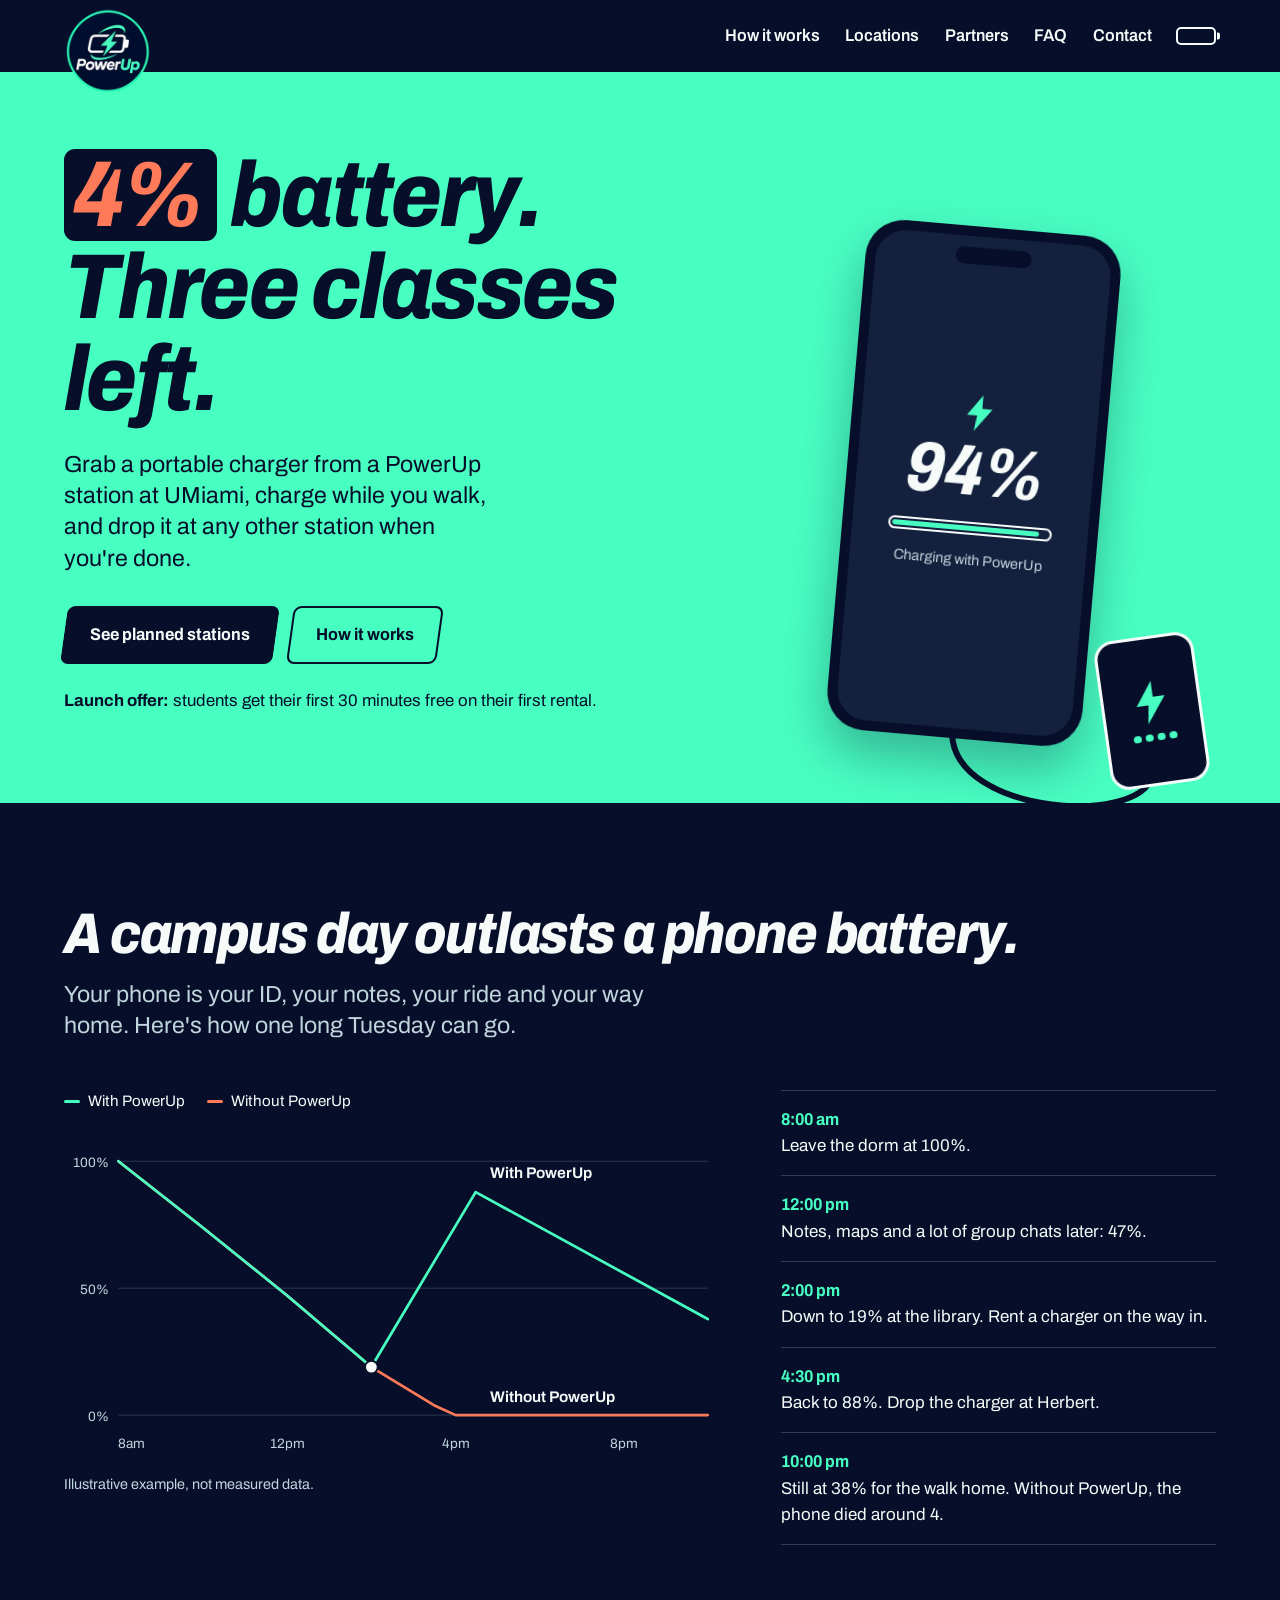
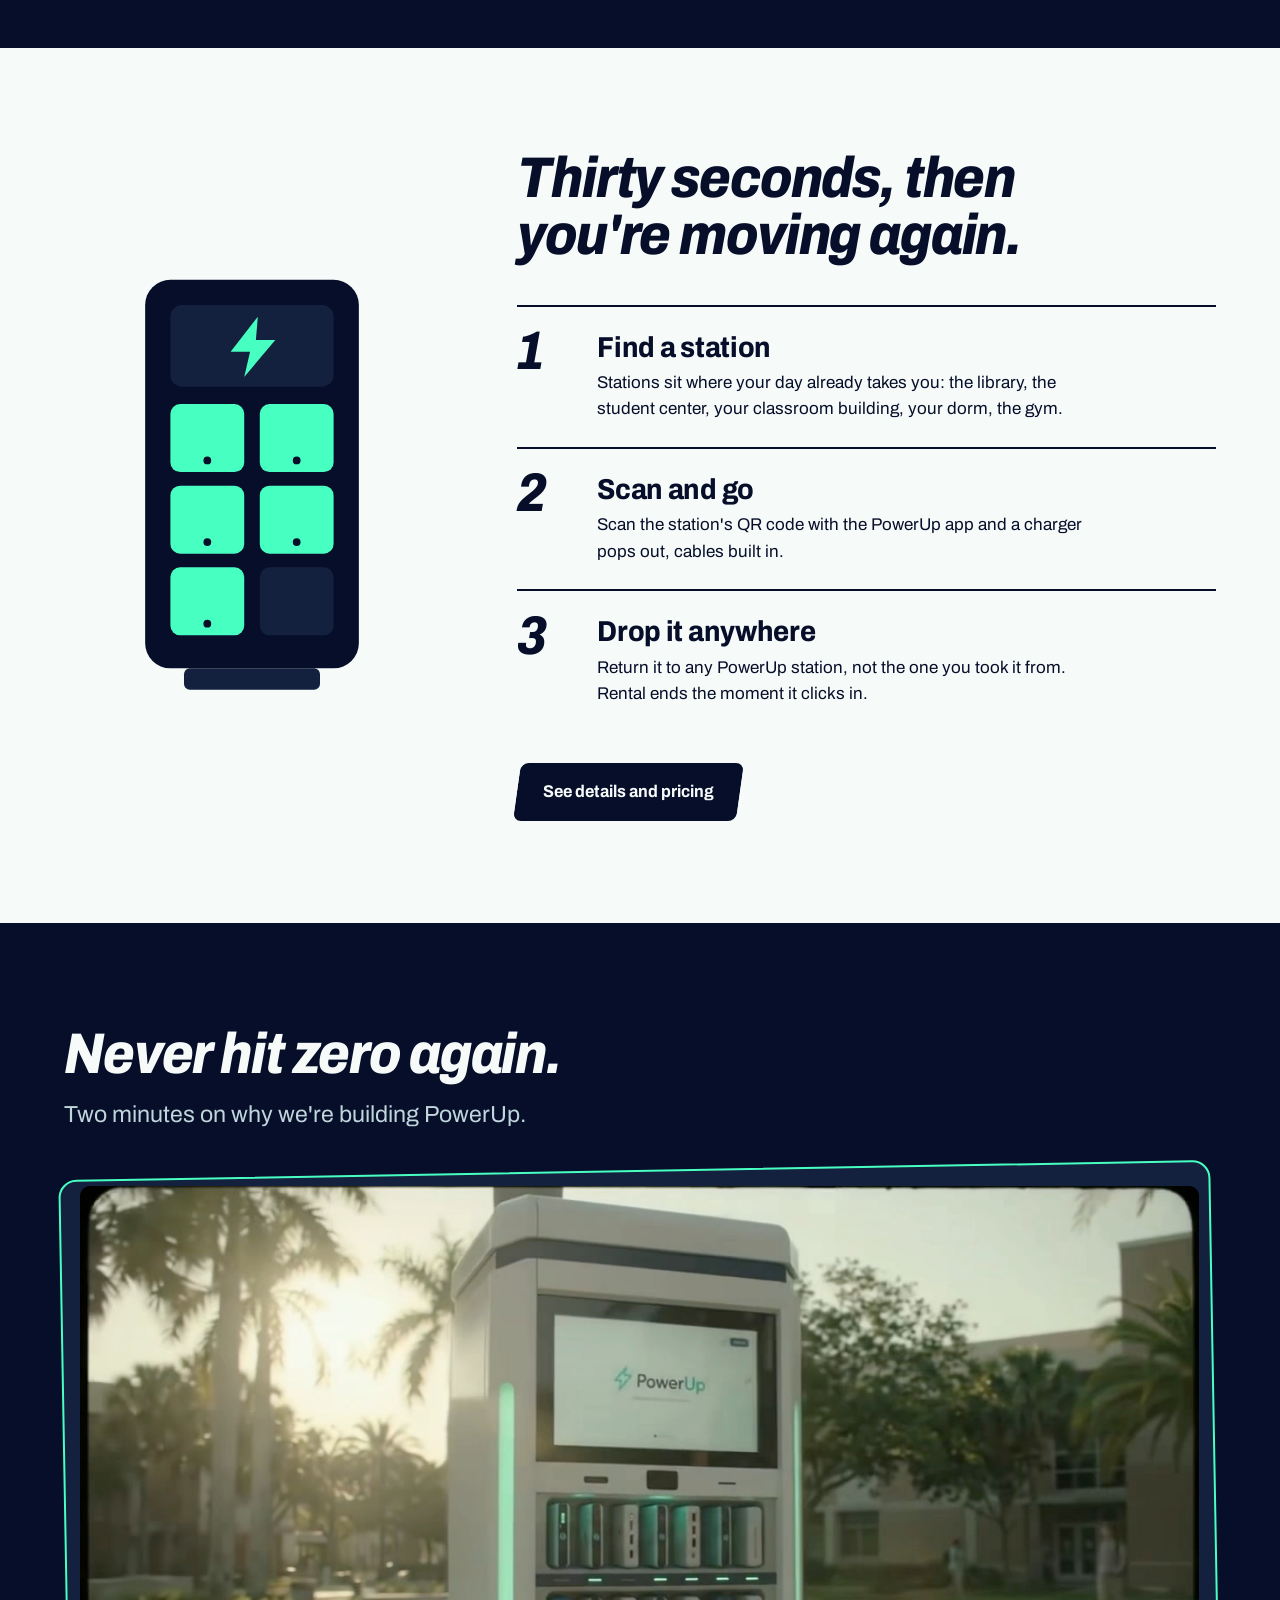
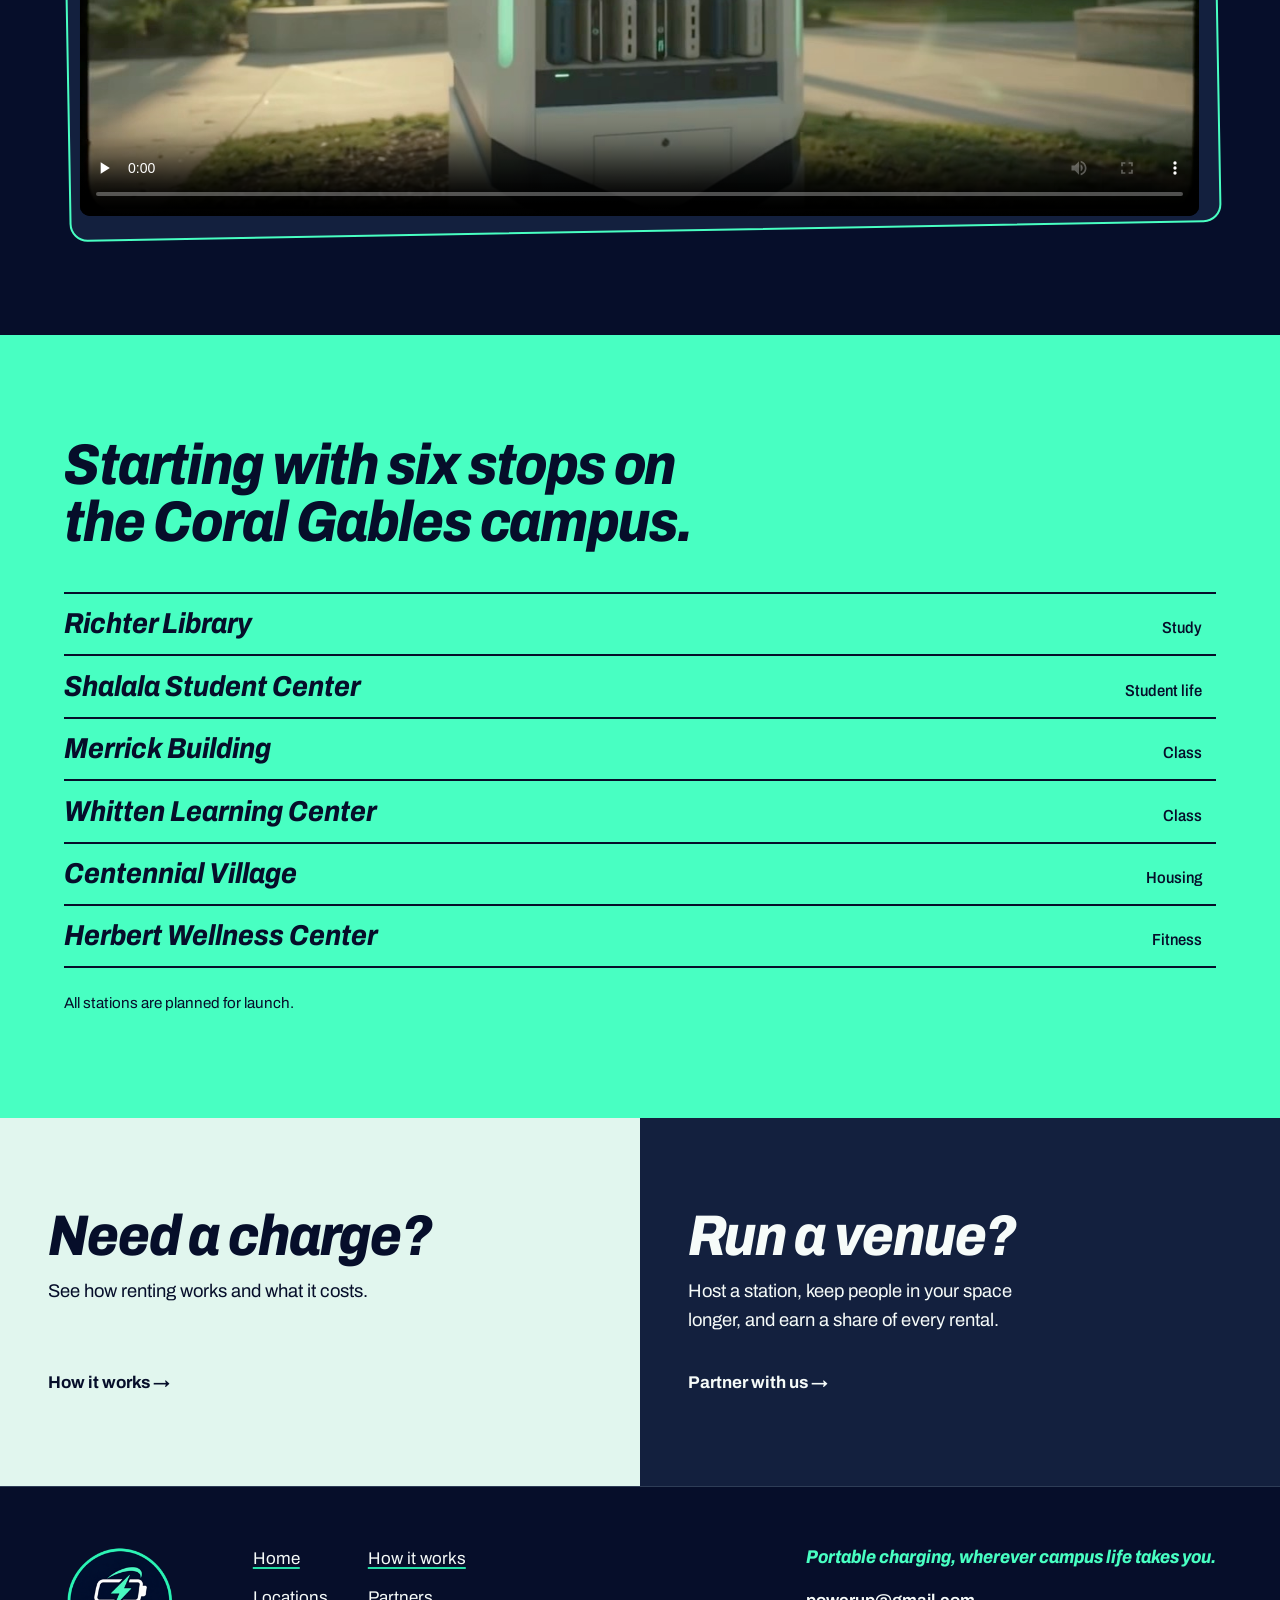
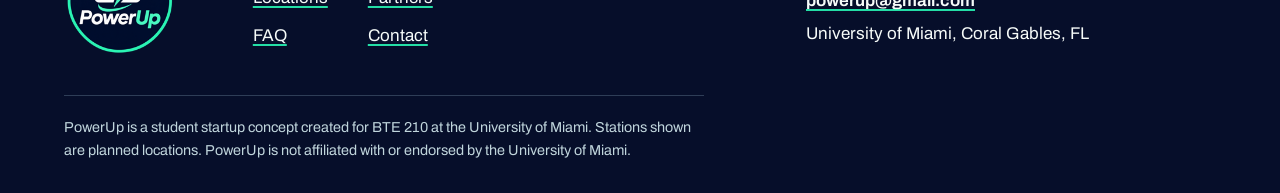
<file: docs/index.html>
<!doctype html>
<html lang="en">
<head>
<meta charset="utf-8">
<meta name="viewport" content="width=device-width, initial-scale=1">
<title>PowerUp | Portable charger rental at UMiami</title>
<meta name="description" content="Rent a portable charger from a PowerUp station on the University of Miami campus, charge on the move, and return it at any station.">
<meta name="theme-color" content="#010E2E">
<link rel="icon" type="image/png" href="assets/img/favicon.png">
<link rel="preconnect" href="https://fonts.googleapis.com">
<link rel="preconnect" href="https://fonts.gstatic.com" crossorigin>
<link rel="stylesheet" href="https://fonts.googleapis.com/css2?family=Archivo:ital,wdth,wght@0,62..125,100..900;1,62..125,100..900&display=swap">
<link rel="stylesheet" href="assets/css/styles.css">
<script>document.documentElement.classList.add('js');</script>
</head>
<body>

<a class="skip" href="#main">Skip to content</a>
<header class="site-header">
  <div class="wrap header-row">
    <a class="logo-link" href="index.html" aria-label="PowerUp home">
      <img src="assets/img/logo-192.png" srcset="assets/img/logo-192.png 1x, assets/img/logo-384.png 2x" width="88" height="88" alt="PowerUp logo">
    </a>
    <button class="nav-toggle" type="button" aria-expanded="false" aria-controls="site-nav">Menu</button>
    <nav id="site-nav" class="site-nav" aria-label="Main">
      <ul>
        <li><a href="rent.html">How it works</a></li>
        <li><a href="locations.html">Locations</a></li>
        <li><a href="venues.html">Partners</a></li>
        <li><a href="help.html">FAQ</a></li>
        <li><a href="contact.html">Contact</a></li>
      </ul>
    </nav>
    <div class="scroll-battery" aria-hidden="true"><span class="scroll-battery-fill"></span></div>
  </div>
</header>
<main id="main">
<section class="hero">
  <div class="wrap hero-grid">
    <div class="hero-copy">
      <h1><span class="chip-low">4%</span> battery.<br>Three classes left.</h1>
      <p class="lede">Grab a portable charger from a PowerUp station at UMiami, charge while you walk, and drop it at any other station when you're done.</p>
      <div class="actions">
        <a class="btn btn-navy" href="locations.html"><span>See planned stations</span></a>
        <a class="btn btn-outline" href="rent.html"><span>How it works</span></a>
        
      </div>
      <p class="hero-offer"><b>Launch offer:</b> students get their first 30 minutes free on their first rental.</p>
    </div>
    <div class="hero-art" aria-hidden="true">
      <div class="phone">
        <div class="phone-screen">
          <span class="phone-island"></span>
          <svg class="phone-bolt" viewBox="0 0 24 32"><path d="M14 0 1 18h9l-2 14L23 12h-9z"/></svg>
          <p class="phone-pct"><span data-charge-number>100</span>%</p>
          <div class="phone-bar"><span data-charge-bar></span></div>
          <p class="phone-label">Charging with PowerUp</p>
        </div>
      </div>
      <svg class="cable" viewBox="0 0 400 576" fill="none"><path d="M146 505C146 590 345 600 346 545"/></svg>
      <div class="charger">
        <svg viewBox="0 0 24 32"><path d="M14 0 1 18h9l-2 14L23 12h-9z"/></svg>
        <div class="charger-leds"><i></i><i></i><i></i><i></i></div>
      </div>
    </div>
  </div>
</section>

<section class="day section-navy">
  <div class="wrap">
    <h2>A campus day outlasts a phone battery.</h2>
    <p class="section-lede">Your phone is your ID, your notes, your ride and your way home. Here's how one long Tuesday can go.</p>
    <div class="day-grid">
      <figure class="day-chart">
        <div class="legend">
          <span class="legend-item"><i class="swatch swatch-mint"></i>With PowerUp</span>
          <span class="legend-item"><i class="swatch swatch-coral"></i>Without PowerUp</span>
        </div>
        <div class="chart-box" data-chart>
          <svg viewBox="0 0 720 370" role="img" aria-label="Line chart of phone battery from 8am to 10pm. Without PowerUp it reaches zero by about 4pm. With PowerUp, a charger rented at 2pm brings it back to 88 percent by 4:30pm and it finishes the day at 38 percent.">
            <g class="grid">
              <line x1="60" x2="710" y1="40" y2="40"/><line x1="60" x2="710" y1="180" y2="180"/><line x1="60" x2="710" y1="320" y2="320"/>
            </g>
            <g class="axis">
              <text x="50" y="46" text-anchor="end">100%</text><text x="50" y="186" text-anchor="end">50%</text><text x="50" y="326" text-anchor="end">0%</text>
              <text x="60" y="356">8am</text><text x="246" y="356" text-anchor="middle">12pm</text><text x="432" y="356" text-anchor="middle">4pm</text><text x="618" y="356" text-anchor="middle">8pm</text>
            </g>
            <path class="line line-coral" data-draw d="M60 40 153 113 246 188 339 267 408 309 432 320 710 320"/>
            <path class="line line-mint" data-draw d="M60 40 153 113 246 188 339 267 454 74 710 214"/>
            <circle class="event-dot" cx="339" cy="267" r="7"/>
            <text class="direct" x="470" y="58">With PowerUp</text>
            <text class="direct" x="470" y="306">Without PowerUp</text>
            <line class="crosshair" x1="0" x2="0" y1="40" y2="320"/>
            <circle class="hover-dot hover-mint" r="6"/>
            <circle class="hover-dot hover-coral" r="6"/>
          </svg>
          <div class="chart-tip" role="status"></div>
        </div>
        <figcaption>Illustrative example, not measured data.</figcaption>
      </figure>
      <ol class="moments">
        <li><b>8:00 am</b> Leave the dorm at 100%.</li>
        <li><b>12:00 pm</b> Notes, maps and a lot of group chats later: 47%.</li>
        <li><b>2:00 pm</b> Down to 19% at the library. Rent a charger on the way in.</li>
        <li><b>4:30 pm</b> Back to 88%. Drop the charger at Herbert.</li>
        <li><b>10:00 pm</b> Still at 38% for the walk home. Without PowerUp, the phone died around 4.</li>
      </ol>
    </div>
  </div>
</section>

<section class="how section-light">
  <div class="wrap how-grid">
    <div class="how-art" aria-hidden="true">
      <svg viewBox="0 0 280 440" class="station-art">
        <rect x="30" y="8" width="220" height="400" rx="26" class="st-body"/>
        <rect x="56" y="34" width="168" height="84" rx="12" class="st-screen"/>
        <path d="M146 46 118 82h20l-6 26 32-38h-20z" class="st-bolt"/>
        <g class="st-slots">
          <rect x="56" y="136" width="76" height="70" rx="10"/><rect x="148" y="136" width="76" height="70" rx="10"/>
          <rect x="56" y="220" width="76" height="70" rx="10"/><rect x="148" y="220" width="76" height="70" rx="10"/>
          <rect x="56" y="304" width="76" height="70" rx="10"/><rect x="148" y="304" width="76" height="70" rx="10" class="st-empty"/>
        </g>
        <g class="st-leds">
          <circle cx="94" cy="194" r="4"/><circle cx="186" cy="194" r="4"/><circle cx="94" cy="278" r="4"/><circle cx="186" cy="278" r="4"/><circle cx="94" cy="362" r="4"/>
        </g>
        <rect x="70" y="408" width="140" height="22" rx="6" class="st-foot"/>
      </svg>
    </div>
    <div class="how-copy">
      <h2>Thirty seconds, then you're moving again.</h2>
      <ol class="steps">
        <li><h3>Find a station</h3><p>Stations sit where your day already takes you: the library, the student center, your classroom building, your dorm, the gym.</p></li>
        <li><h3>Scan and go</h3><p>Scan the station's QR code with the PowerUp app and a charger pops out, cables built in.</p></li>
        <li><h3>Drop it anywhere</h3><p>Return it to any PowerUp station, not the one you took it from. Rental ends the moment it clicks in.</p></li>
      </ol>
      <div class="actions"><a class="btn btn-navy" href="rent.html"><span>See details and pricing</span></a></div>
    </div>
  </div>
</section>

<section class="story section-navy" aria-labelledby="story-title">
  <div class="wrap">
    <h2 id="story-title">Never hit zero again.</h2>
    <p class="section-lede">Two minutes on why we're building PowerUp.</p>
    <div class="video-frame">
      <video controls preload="none" playsinline poster="assets/img/story-poster.jpg" width="1280" height="720">
        <source src="assets/video/powerup-story-hevc.mp4" type='video/mp4; codecs="hvc1"'>
        <source src="assets/video/powerup-story-h264.mp4" type="video/mp4">
        <p>Your browser can't play this video. <a href="assets/video/powerup-story-h264.mp4">Download it instead</a>.</p>
      </video>
    </div>
  </div>
</section>

<section class="places section-mint">
  <div class="wrap">
    <h2>Starting with six stops on the Coral Gables campus.</h2>
    <ul class="place-rows">
        <li><a href="locations.html#richter"><span>Richter Library</span><span class="row-meta">Study</span></a></li>
        <li><a href="locations.html#shalala"><span>Shalala Student Center</span><span class="row-meta">Student life</span></a></li>
        <li><a href="locations.html#merrick"><span>Merrick Building</span><span class="row-meta">Class</span></a></li>
        <li><a href="locations.html#whitten"><span>Whitten Learning Center</span><span class="row-meta">Class</span></a></li>
        <li><a href="locations.html#centennial"><span>Centennial Village</span><span class="row-meta">Housing</span></a></li>
        <li><a href="locations.html#wellness"><span>Herbert Wellness Center</span><span class="row-meta">Fitness</span></a></li>
    </ul>
    <p class="fine">All stations are planned for launch.</p>
  </div>
</section>

<section class="split">
  <a class="split-panel split-students" href="rent.html">
    <h2>Need a charge?</h2>
    <p>See how renting works and what it costs.</p>
    <span class="split-go">How it works <span aria-hidden="true">→</span></span>
  </a>
  <a class="split-panel split-venues" href="venues.html">
    <h2>Run a venue?</h2>
    <p>Host a station, keep people in your space longer, and earn a share of every rental.</p>
    <span class="split-go">Partner with us <span aria-hidden="true">→</span></span>
  </a>
</section>

</main>

<footer class="site-footer">
  <div class="wrap footer-grid">
    <a class="footer-logo" href="index.html" aria-label="PowerUp home">
      <img src="assets/img/logo-192.png" width="112" height="112" alt="PowerUp logo" loading="lazy">
    </a>
    <nav aria-label="Footer">
      <ul class="footer-nav">
        <li><a href="index.html">Home</a></li>
        <li><a href="rent.html">How it works</a></li>
        <li><a href="locations.html">Locations</a></li>
        <li><a href="venues.html">Partners</a></li>
        <li><a href="help.html">FAQ</a></li>
        <li><a href="contact.html">Contact</a></li>
      </ul>
    </nav>
    <div class="footer-contact">
      <p class="footer-tagline">Portable charging, wherever campus life takes you.</p>
      <p><a class="email-text" href="mailto:powerup@gmail.com">powerup@gmail.com</a></p>
      <p>University of Miami, Coral Gables, FL</p>
    </div>
  </div>
  <div class="wrap footer-note">
    <p>PowerUp is a student startup concept created for BTE 210 at the University of Miami. Stations shown are planned locations. PowerUp is not affiliated with or endorsed by the University of Miami.</p>
  </div>
</footer>
<script>window.POWERUP = {"pricing":{"isProposed":false,"hourly":2,"maxHours":24,"lateHourly":5,"lateMaxHours":48,"appMonthly":10,"studentFreeMinutes":30},"contact":{"email":"powerup@gmail.com","isPlaceholder":false}};</script>
<script src="assets/js/main.js" defer></script>
</body>
</html>
</file>
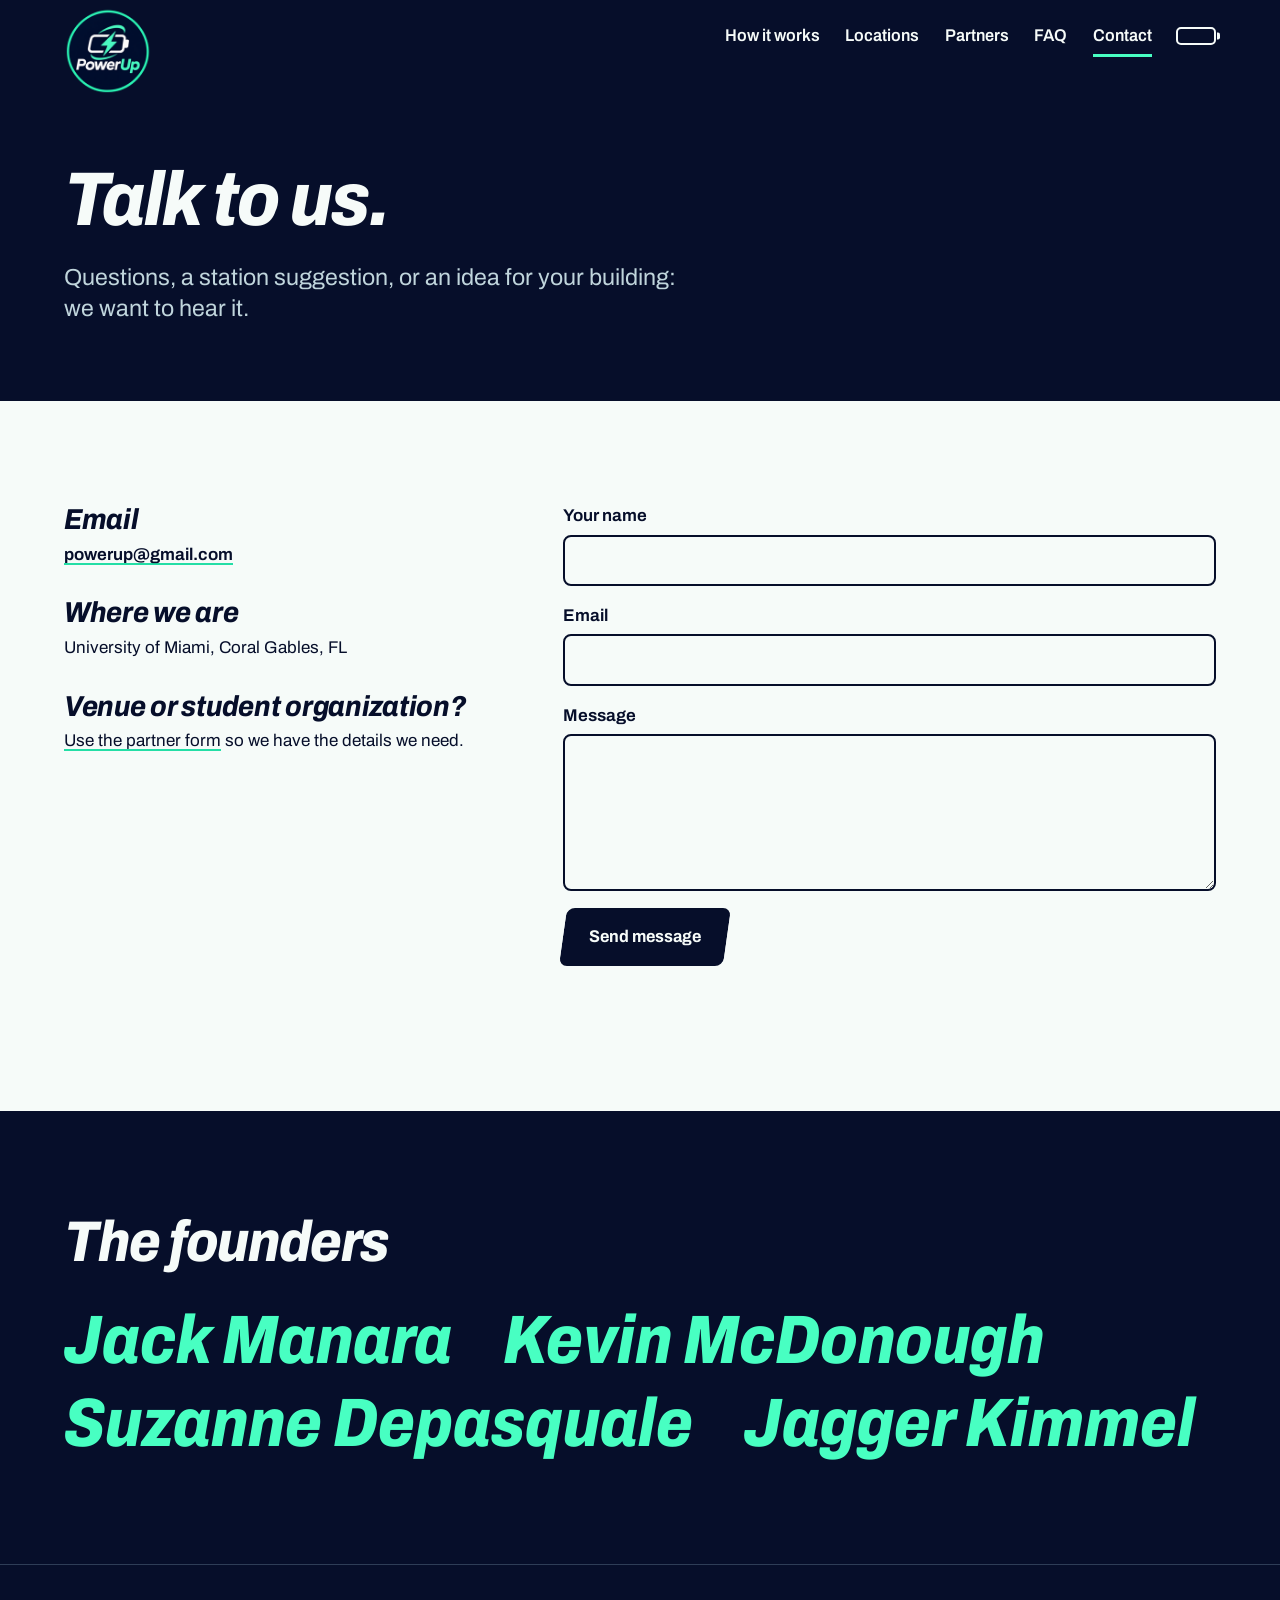
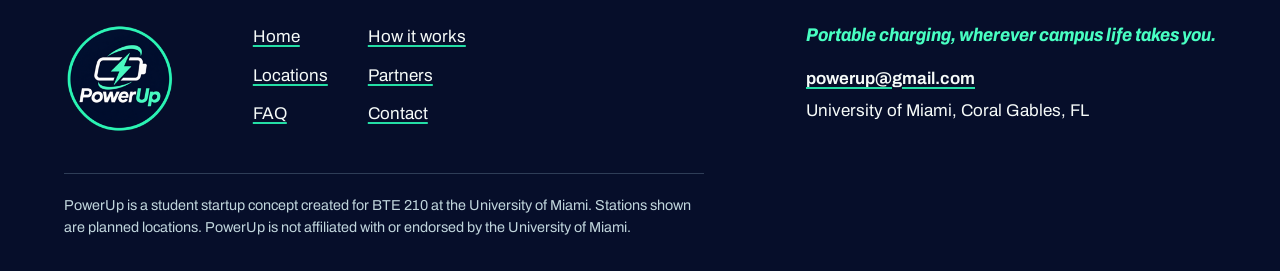
<file: docs/contact.html>
<!doctype html>
<html lang="en">
<head>
<meta charset="utf-8">
<meta name="viewport" content="width=device-width, initial-scale=1">
<title>Contact and founders | PowerUp</title>
<meta name="description" content="Contact PowerUp and meet the founders.">
<meta name="theme-color" content="#010E2E">
<link rel="icon" type="image/png" href="assets/img/favicon.png">
<link rel="preconnect" href="https://fonts.googleapis.com">
<link rel="preconnect" href="https://fonts.gstatic.com" crossorigin>
<link rel="stylesheet" href="https://fonts.googleapis.com/css2?family=Archivo:ital,wdth,wght@0,62..125,100..900;1,62..125,100..900&display=swap">
<link rel="stylesheet" href="assets/css/styles.css">
<script>document.documentElement.classList.add('js');</script>
</head>
<body>

<a class="skip" href="#main">Skip to content</a>
<header class="site-header">
  <div class="wrap header-row">
    <a class="logo-link" href="index.html" aria-label="PowerUp home">
      <img src="assets/img/logo-192.png" srcset="assets/img/logo-192.png 1x, assets/img/logo-384.png 2x" width="88" height="88" alt="PowerUp logo">
    </a>
    <button class="nav-toggle" type="button" aria-expanded="false" aria-controls="site-nav">Menu</button>
    <nav id="site-nav" class="site-nav" aria-label="Main">
      <ul>
        <li><a href="rent.html">How it works</a></li>
        <li><a href="locations.html">Locations</a></li>
        <li><a href="venues.html">Partners</a></li>
        <li><a href="help.html">FAQ</a></li>
        <li><a href="contact.html" aria-current="page">Contact</a></li>
      </ul>
    </nav>
    <div class="scroll-battery" aria-hidden="true"><span class="scroll-battery-fill"></span></div>
  </div>
</header>
<main id="main">
<section class="page-head section-navy">
  <div class="wrap">
    <h1>Talk to us.</h1>
    <p class="lede">Questions, a station suggestion, or an idea for your building: we want to hear it.</p>
  </div>
</section>

<section class="section-light form-section">
  <div class="wrap form-grid">
    <div class="contact-info">
      <h2 class="h3">Email</h2>
      <p><a class="email-text" href="mailto:powerup@gmail.com">powerup@gmail.com</a></p>
      <h2 class="h3">Where we are</h2>
      <p>University of Miami, Coral Gables, FL</p>
      <h2 class="h3">Venue or student organization?</h2>
      <p><a href="venues.html#host">Use the partner form</a> so we have the details we need.</p>
    </div>
    <form class="pu-form pu-form-light" data-form="Website message" novalidate>
      <div class="field"><label for="c-name">Your name</label><input id="c-name" name="name" required autocomplete="name"><p class="err" hidden>Enter your name.</p></div>
      <div class="field"><label for="c-email">Email</label><input id="c-email" name="email" type="email" required autocomplete="email"><p class="err" hidden>Enter a valid email address.</p></div>
      <div class="field"><label for="c-msg">Message</label><textarea id="c-msg" name="message" rows="5" required></textarea><p class="err" hidden>Add a short message.</p></div>
      <button class="btn btn-navy" type="submit"><span>Send message</span></button>
      <p class="form-status" role="status"></p>
    </form>
  </div>
</section>

<section class="founders section-navy">
  <div class="wrap">
    <h2>The founders</h2>
    <ul class="founder-names">
        <li>Jack Manara</li>
        <li>Kevin McDonough</li>
        <li>Suzanne Depasquale</li>
        <li>Jagger Kimmel</li>
    </ul>
  </div>
</section>

</main>

<footer class="site-footer">
  <div class="wrap footer-grid">
    <a class="footer-logo" href="index.html" aria-label="PowerUp home">
      <img src="assets/img/logo-192.png" width="112" height="112" alt="PowerUp logo" loading="lazy">
    </a>
    <nav aria-label="Footer">
      <ul class="footer-nav">
        <li><a href="index.html">Home</a></li>
        <li><a href="rent.html">How it works</a></li>
        <li><a href="locations.html">Locations</a></li>
        <li><a href="venues.html">Partners</a></li>
        <li><a href="help.html">FAQ</a></li>
        <li><a href="contact.html">Contact</a></li>
      </ul>
    </nav>
    <div class="footer-contact">
      <p class="footer-tagline">Portable charging, wherever campus life takes you.</p>
      <p><a class="email-text" href="mailto:powerup@gmail.com">powerup@gmail.com</a></p>
      <p>University of Miami, Coral Gables, FL</p>
    </div>
  </div>
  <div class="wrap footer-note">
    <p>PowerUp is a student startup concept created for BTE 210 at the University of Miami. Stations shown are planned locations. PowerUp is not affiliated with or endorsed by the University of Miami.</p>
  </div>
</footer>
<script>window.POWERUP = {"pricing":{"isProposed":false,"hourly":2,"maxHours":24,"lateHourly":5,"lateMaxHours":48,"appMonthly":10,"studentFreeMinutes":30},"contact":{"email":"powerup@gmail.com","isPlaceholder":false}};</script>
<script src="assets/js/main.js" defer></script>
</body>
</html>
</file>
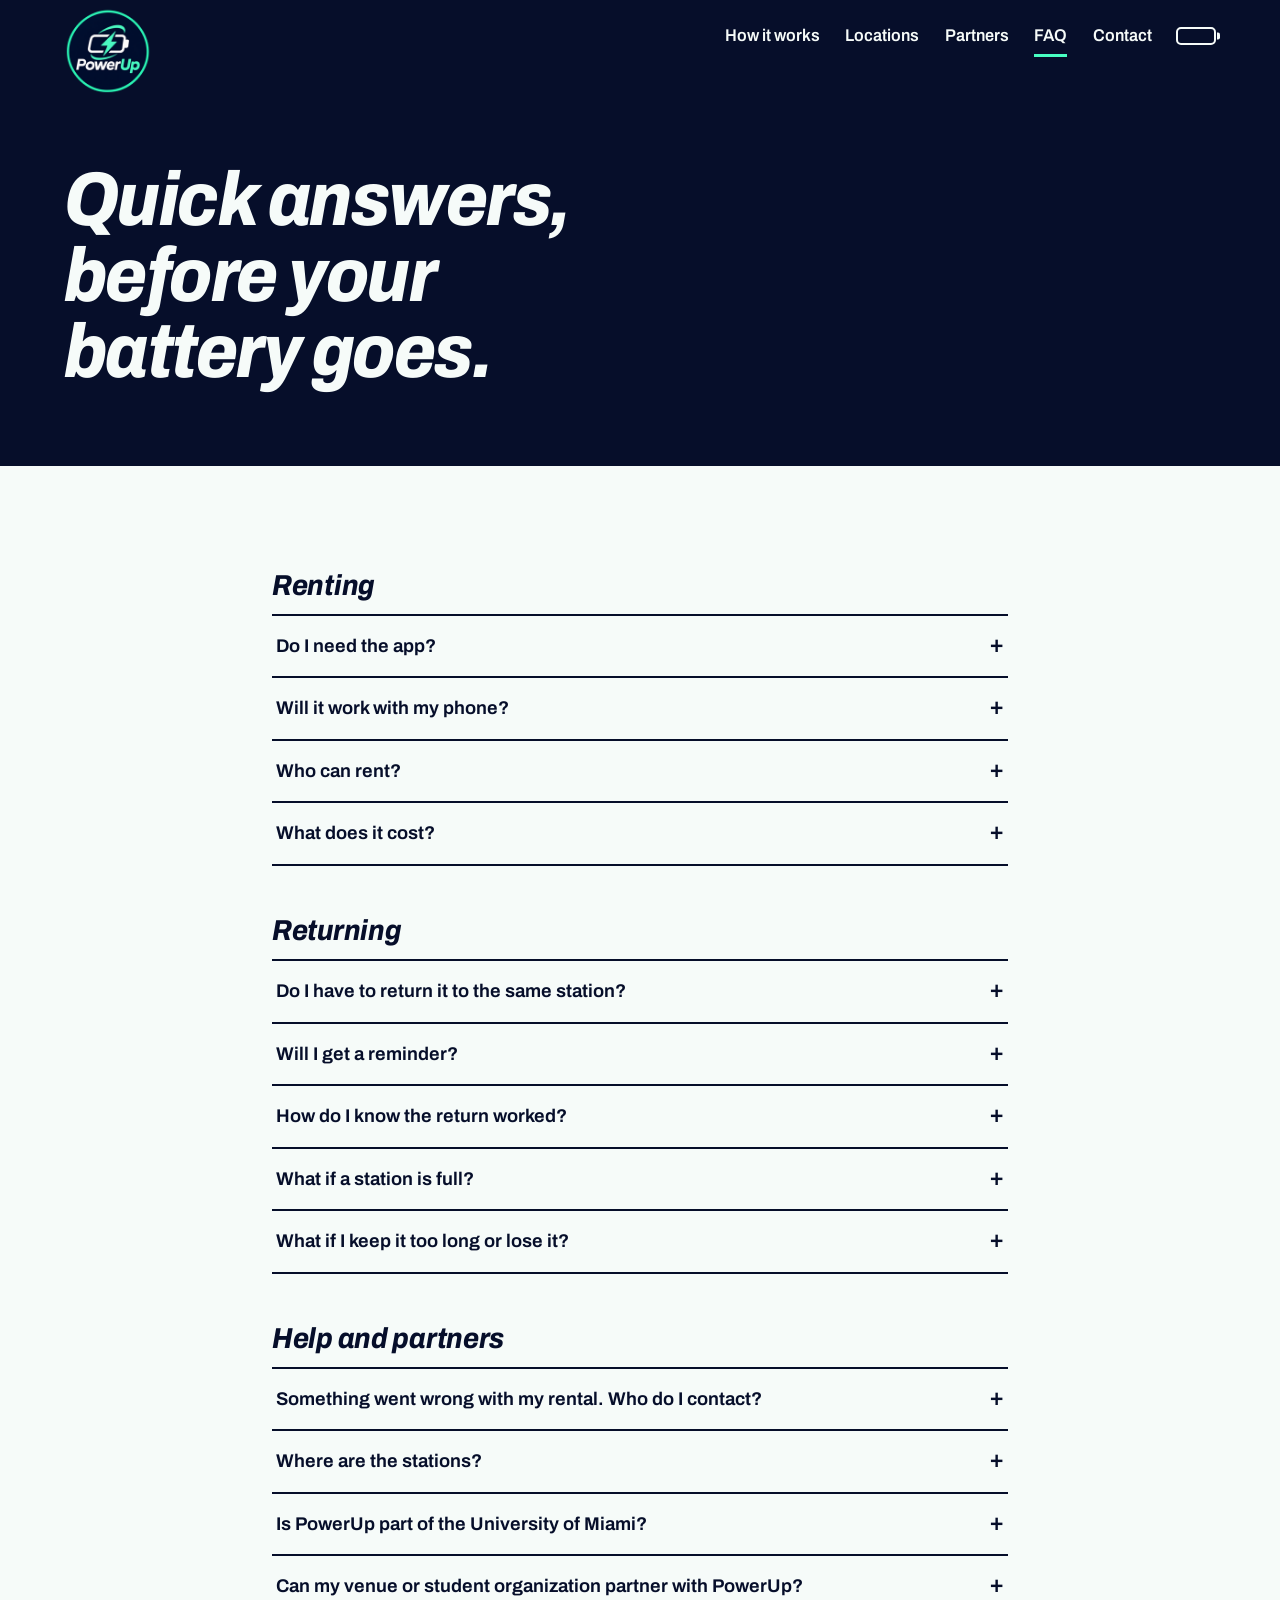
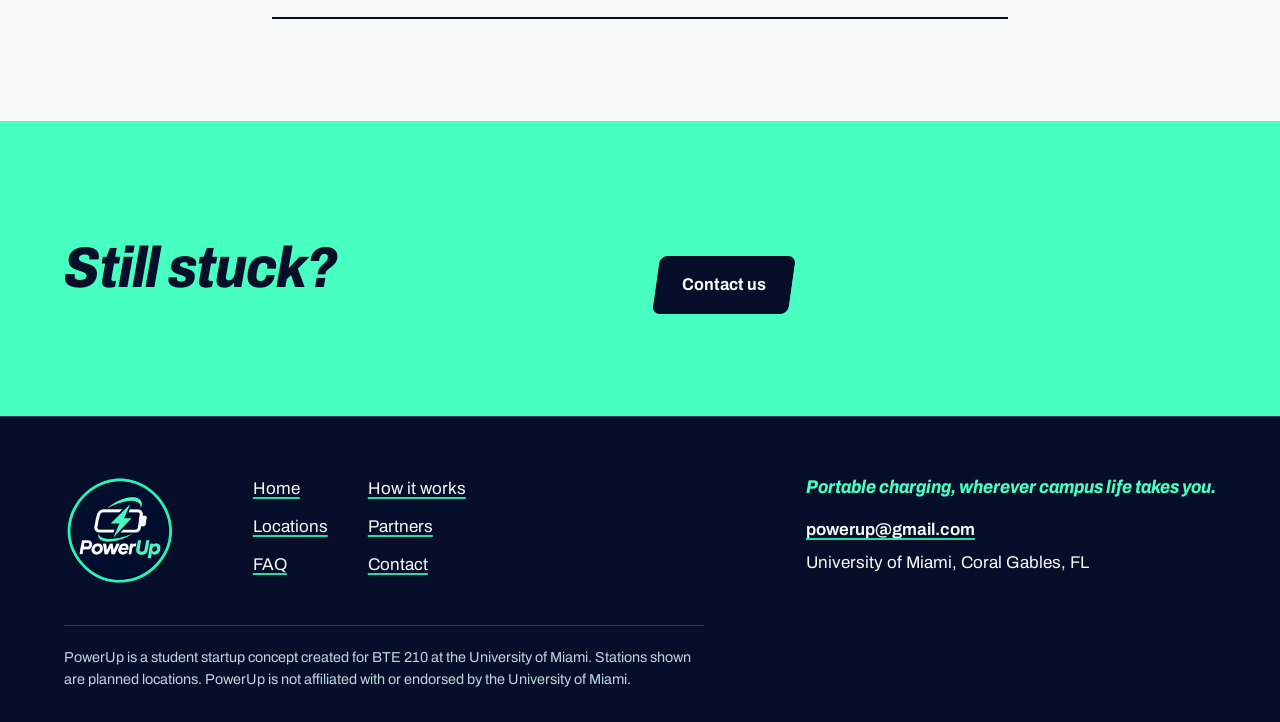
<file: docs/help.html>
<!doctype html>
<html lang="en">
<head>
<meta charset="utf-8">
<meta name="viewport" content="width=device-width, initial-scale=1">
<title>FAQ | PowerUp</title>
<meta name="description" content="Answers to common questions about renting a PowerUp portable charger.">
<meta name="theme-color" content="#010E2E">
<link rel="icon" type="image/png" href="assets/img/favicon.png">
<link rel="preconnect" href="https://fonts.googleapis.com">
<link rel="preconnect" href="https://fonts.gstatic.com" crossorigin>
<link rel="stylesheet" href="https://fonts.googleapis.com/css2?family=Archivo:ital,wdth,wght@0,62..125,100..900;1,62..125,100..900&display=swap">
<link rel="stylesheet" href="assets/css/styles.css">
<script>document.documentElement.classList.add('js');</script>
</head>
<body>

<a class="skip" href="#main">Skip to content</a>
<header class="site-header">
  <div class="wrap header-row">
    <a class="logo-link" href="index.html" aria-label="PowerUp home">
      <img src="assets/img/logo-192.png" srcset="assets/img/logo-192.png 1x, assets/img/logo-384.png 2x" width="88" height="88" alt="PowerUp logo">
    </a>
    <button class="nav-toggle" type="button" aria-expanded="false" aria-controls="site-nav">Menu</button>
    <nav id="site-nav" class="site-nav" aria-label="Main">
      <ul>
        <li><a href="rent.html">How it works</a></li>
        <li><a href="locations.html">Locations</a></li>
        <li><a href="venues.html">Partners</a></li>
        <li><a href="help.html" aria-current="page">FAQ</a></li>
        <li><a href="contact.html">Contact</a></li>
      </ul>
    </nav>
    <div class="scroll-battery" aria-hidden="true"><span class="scroll-battery-fill"></span></div>
  </div>
</header>
<main id="main">
<section class="page-head section-navy">
  <div class="wrap">
    <h1>Quick answers, before your battery goes.</h1>
  </div>
</section>

<section class="section-light faq">
  <div class="wrap faq-grid">
    <div class="faq-group">
      <h2 class="h3">Renting</h2>
      <details><summary>Do I need the app?</summary><p>Yes. The app finds stations, shows the price before you pay, and tracks your rental live. You'll scan the QR code on a station with it to release a charger. App access is free for your first month, then $10 a month.</p></details>
      <details><summary>Will it work with my phone?</summary><p>Each charger has built-in cables, so there's nothing else to carry.</p></details>
      <details><summary>Who can rent?</summary><p>Anyone with the app: students, campus visitors, and customers at participating venues. We're starting on the University of Miami's Coral Gables campus.</p></details>
      <details><summary>What does it cost?</summary><p>$2 an hour, for up to 24 hours, plus app access at $10 a month after a free first month. Students get their first 30 minutes free on their first rental. See <a href="rent.html#pricing">full pricing</a>.</p></details>
    </div>
    <div class="faq-group">
      <h2 class="h3">Returning</h2>
      <details><summary>Do I have to return it to the same station?</summary><p>No. Any open slot at any PowerUp station works. That's the point.</p></details>
      <details><summary>Will I get a reminder?</summary><p>Yes. The app sends an automatic reminder before your 24 hours are up, so you can return it before late fees start.</p></details>
      <details><summary>How do I know the return worked?</summary><p>The charger clicks in and the app confirms that your rental has ended.</p></details>
      <details><summary>What if a station is full?</summary><p>The app shows open slots at nearby stations so you can head to the closest one. We also move chargers between stations to keep slots open.</p></details>
      <details><summary>What if I keep it too long or lose it?</summary><p>After 24 hours, a late fee of $5 an hour applies. Late fees stop at $240 after 48 more hours. At that point the charger counts as not returned. See <a href="rent.html#pricing">pricing</a>.</p></details>
    </div>
    <div class="faq-group">
      <h2 class="h3">Help and partners</h2>
      <details><summary>Something went wrong with my rental. Who do I contact?</summary><p>Reach our support team in the app or through the <a href="contact.html">contact page</a>. We handle payment, charging and return problems.</p></details>
      <details><summary>Where are the stations?</summary><p>See our <a href="locations.html">planned locations</a> on the Coral Gables campus.</p></details>
      <details><summary>Is PowerUp part of the University of Miami?</summary><p>No. PowerUp is an independent student startup concept and isn't affiliated with or endorsed by the university.</p></details>
      <details><summary>Can my venue or student organization partner with PowerUp?</summary><p>Yes. Venues can host a station and earn a share of every rental, and student organizations can help us launch. Start on the <a href="venues.html">partners page</a>.</p></details>
    </div>
  </div>
</section>

<section class="section-mint next-city">
  <div class="wrap next-grid">
    <h2>Still stuck?</h2>
    <div class="actions"><a class="btn btn-navy" href="contact.html"><span>Contact us</span></a></div>
  </div>
</section>

</main>

<footer class="site-footer">
  <div class="wrap footer-grid">
    <a class="footer-logo" href="index.html" aria-label="PowerUp home">
      <img src="assets/img/logo-192.png" width="112" height="112" alt="PowerUp logo" loading="lazy">
    </a>
    <nav aria-label="Footer">
      <ul class="footer-nav">
        <li><a href="index.html">Home</a></li>
        <li><a href="rent.html">How it works</a></li>
        <li><a href="locations.html">Locations</a></li>
        <li><a href="venues.html">Partners</a></li>
        <li><a href="help.html">FAQ</a></li>
        <li><a href="contact.html">Contact</a></li>
      </ul>
    </nav>
    <div class="footer-contact">
      <p class="footer-tagline">Portable charging, wherever campus life takes you.</p>
      <p><a class="email-text" href="mailto:powerup@gmail.com">powerup@gmail.com</a></p>
      <p>University of Miami, Coral Gables, FL</p>
    </div>
  </div>
  <div class="wrap footer-note">
    <p>PowerUp is a student startup concept created for BTE 210 at the University of Miami. Stations shown are planned locations. PowerUp is not affiliated with or endorsed by the University of Miami.</p>
  </div>
</footer>
<script>window.POWERUP = {"pricing":{"isProposed":false,"hourly":2,"maxHours":24,"lateHourly":5,"lateMaxHours":48,"appMonthly":10,"studentFreeMinutes":30},"contact":{"email":"powerup@gmail.com","isPlaceholder":false}};</script>
<script src="assets/js/main.js" defer></script>
</body>
</html>
</file>
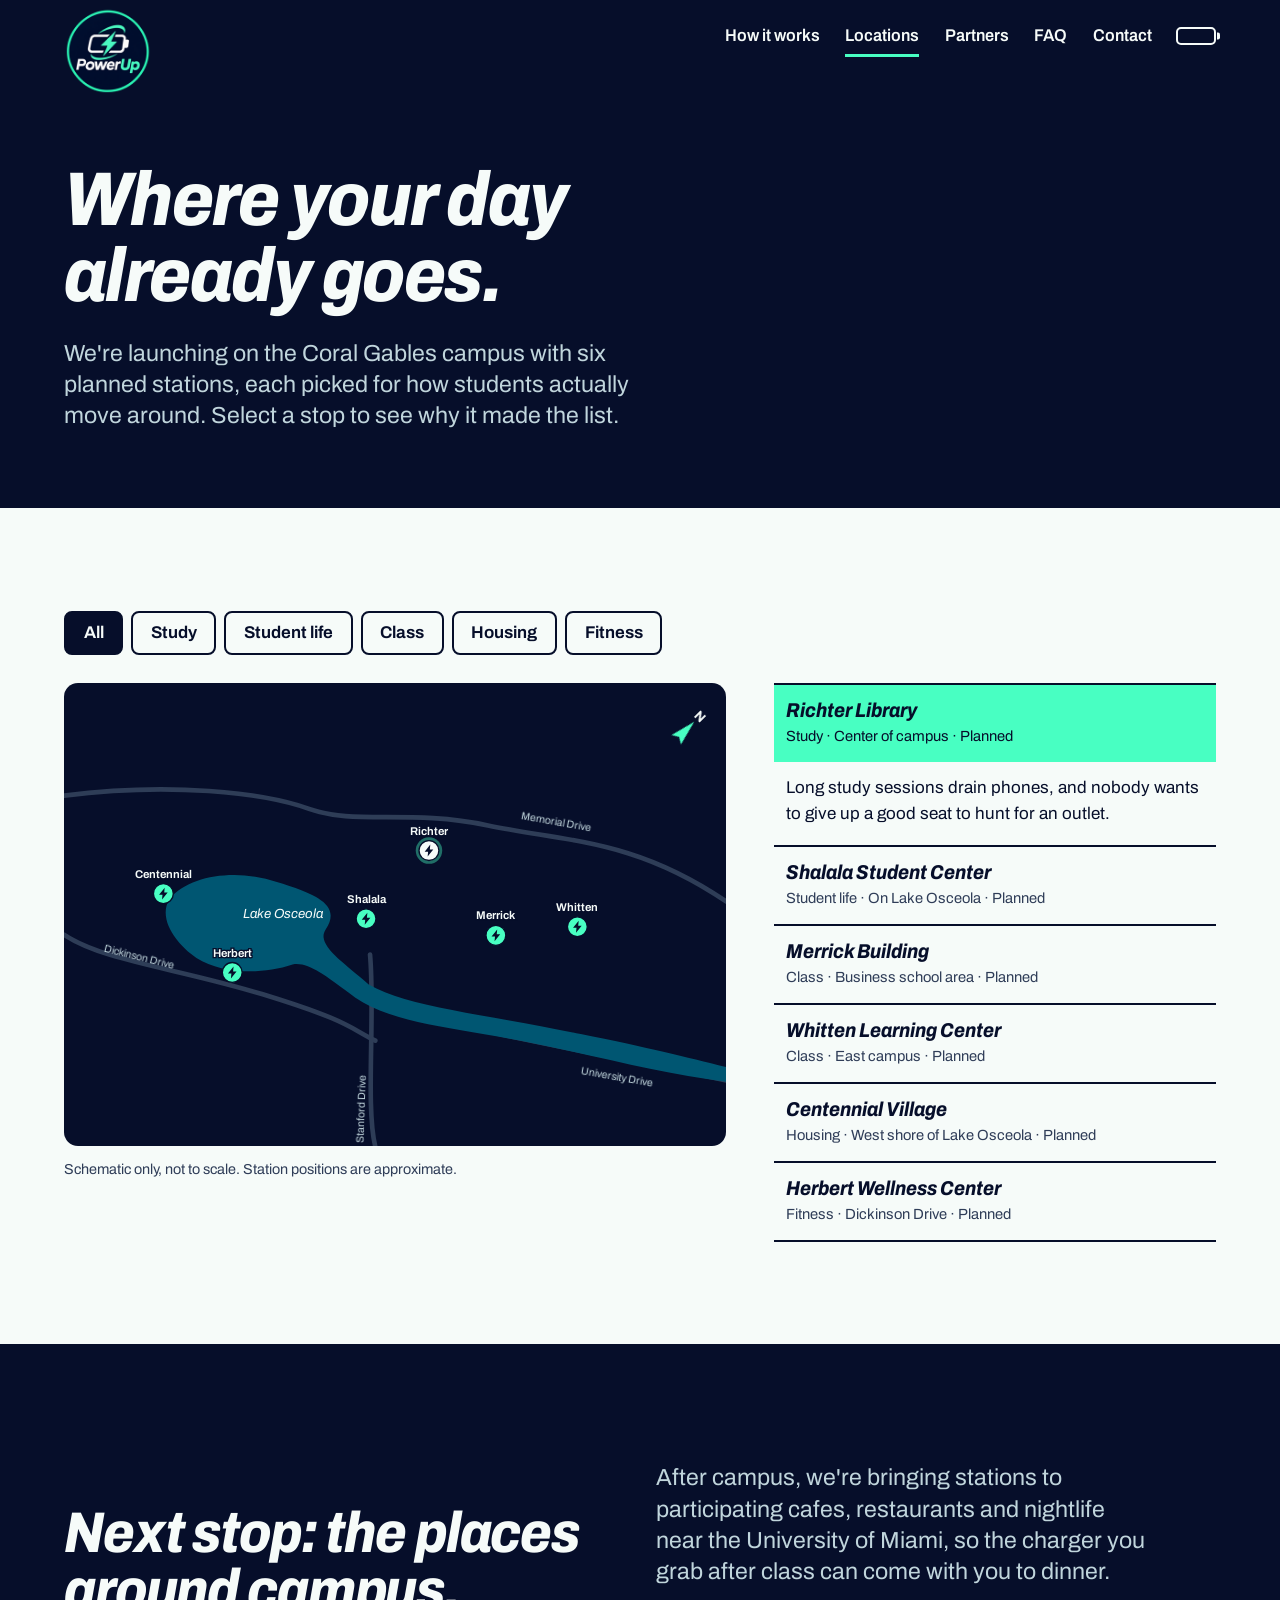
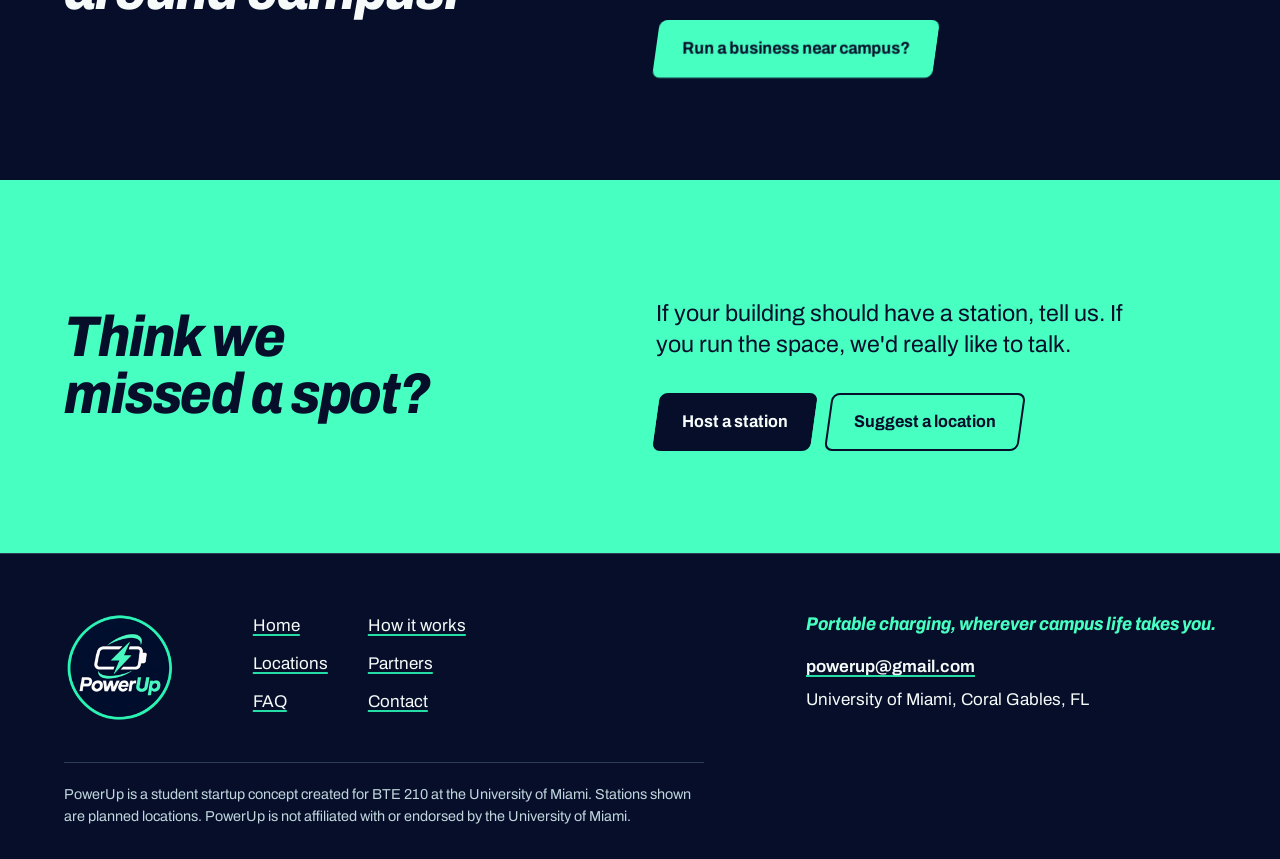
<file: docs/locations.html>
<!doctype html>
<html lang="en">
<head>
<meta charset="utf-8">
<meta name="viewport" content="width=device-width, initial-scale=1">
<title>Planned locations | PowerUp</title>
<meta name="description" content="Planned PowerUp charger stations on the University of Miami Coral Gables campus.">
<meta name="theme-color" content="#010E2E">
<link rel="icon" type="image/png" href="assets/img/favicon.png">
<link rel="preconnect" href="https://fonts.googleapis.com">
<link rel="preconnect" href="https://fonts.gstatic.com" crossorigin>
<link rel="stylesheet" href="https://fonts.googleapis.com/css2?family=Archivo:ital,wdth,wght@0,62..125,100..900;1,62..125,100..900&display=swap">
<link rel="stylesheet" href="assets/css/styles.css">
<script>document.documentElement.classList.add('js');</script>
</head>
<body>

<a class="skip" href="#main">Skip to content</a>
<header class="site-header">
  <div class="wrap header-row">
    <a class="logo-link" href="index.html" aria-label="PowerUp home">
      <img src="assets/img/logo-192.png" srcset="assets/img/logo-192.png 1x, assets/img/logo-384.png 2x" width="88" height="88" alt="PowerUp logo">
    </a>
    <button class="nav-toggle" type="button" aria-expanded="false" aria-controls="site-nav">Menu</button>
    <nav id="site-nav" class="site-nav" aria-label="Main">
      <ul>
        <li><a href="rent.html">How it works</a></li>
        <li><a href="locations.html" aria-current="page">Locations</a></li>
        <li><a href="venues.html">Partners</a></li>
        <li><a href="help.html">FAQ</a></li>
        <li><a href="contact.html">Contact</a></li>
      </ul>
    </nav>
    <div class="scroll-battery" aria-hidden="true"><span class="scroll-battery-fill"></span></div>
  </div>
</header>
<main id="main">
<section class="page-head section-navy">
  <div class="wrap">
    <h1>Where your day already goes.</h1>
    <p class="lede">We're launching on the Coral Gables campus with six planned stations, each picked for how students actually move around. Select a stop to see why it made the list.</p>
  </div>
</section>

<section class="finder section-light">
  <div class="wrap">
    <div class="filters" role="group" aria-label="Filter stations by type">
        <button type="button" class="filter" data-filter="All" aria-pressed="true">All</button>
        <button type="button" class="filter" data-filter="Study" aria-pressed="false">Study</button>
        <button type="button" class="filter" data-filter="Student life" aria-pressed="false">Student life</button>
        <button type="button" class="filter" data-filter="Class" aria-pressed="false">Class</button>
        <button type="button" class="filter" data-filter="Housing" aria-pressed="false">Housing</button>
        <button type="button" class="filter" data-filter="Fitness" aria-pressed="false">Fitness</button>
    </div>
    <div class="finder-grid">
      <figure class="map-figure">
        <svg class="campus-map" viewBox="0 0 1000 700" role="group" aria-label="Schematic map of the University of Miami Coral Gables campus with planned PowerUp stations">
          <rect width="1000" height="700" class="map-land"/>
          <g class="map-roads">
            <path d="M0 170C160 150 300 165 370 190S520 190 640 215 860 235 1000 330"/>
            <path d="M0 380C60 420 170 430 300 470S430 520 470 540"/>
            <path d="M462 410C470 500 455 640 470 700"/>
            <path d="M462 480C620 530 820 560 1000 600"/>
          </g>
          <path class="map-water" d="M160 325C190 290 260 280 320 300 380 318 420 335 395 372 380 395 420 420 460 455 520 490 640 500 780 530 880 550 940 565 1000 580L1000 602C900 590 800 562 690 540 590 520 500 515 440 475 400 446 370 420 345 425 300 440 240 440 200 415 170 395 140 355 160 325Z"/>
          <text class="map-label" x="270" y="355">Lake Osceola</text>
          <text class="map-road-label" x="690" y="205" transform="rotate(10 690 205)">Memorial Drive</text>
          <text class="map-road-label" x="780" y="590" transform="rotate(10 780 590)">University Drive</text>
          <text class="map-road-label" x="60" y="405" transform="rotate(14 60 405)">Dickinson Drive</text>
          <text class="map-road-label" x="452" y="694" transform="rotate(-88 452 694)">Stanford Drive</text>
          <g class="map-compass" transform="translate(930 80) rotate(45)"><path d="M0-30 10 8 0 2-10 8Z"/><text x="0" y="-36" text-anchor="middle">N</text></g>
          
          <g class="pin" data-station="richter" data-type="Study" transform="translate(551 253)" tabindex="0" role="button" aria-label="Richter Library, planned station">
            <circle class="pin-hit" r="30"></circle>
            <circle class="pin-halo" r="20"></circle>
            <circle class="pin-dot" r="15"></circle>
            <path class="pin-bolt" d="M2-9-6.5 1.6h5.2L-2 9 6.5-1.6H1.3z"></path>
            <text class="pin-name" y="-24">Richter</text>
          </g>
          <g class="pin" data-station="shalala" data-type="Student life" transform="translate(456 356)" tabindex="0" role="button" aria-label="Shalala Student Center, planned station">
            <circle class="pin-hit" r="30"></circle>
            <circle class="pin-halo" r="20"></circle>
            <circle class="pin-dot" r="15"></circle>
            <path class="pin-bolt" d="M2-9-6.5 1.6h5.2L-2 9 6.5-1.6H1.3z"></path>
            <text class="pin-name" y="-24">Shalala</text>
          </g>
          <g class="pin" data-station="merrick" data-type="Class" transform="translate(652 381)" tabindex="0" role="button" aria-label="Merrick Building, planned station">
            <circle class="pin-hit" r="30"></circle>
            <circle class="pin-halo" r="20"></circle>
            <circle class="pin-dot" r="15"></circle>
            <path class="pin-bolt" d="M2-9-6.5 1.6h5.2L-2 9 6.5-1.6H1.3z"></path>
            <text class="pin-name" y="-24">Merrick</text>
          </g>
          <g class="pin" data-station="whitten" data-type="Class" transform="translate(775 368)" tabindex="0" role="button" aria-label="Whitten Learning Center, planned station">
            <circle class="pin-hit" r="30"></circle>
            <circle class="pin-halo" r="20"></circle>
            <circle class="pin-dot" r="15"></circle>
            <path class="pin-bolt" d="M2-9-6.5 1.6h5.2L-2 9 6.5-1.6H1.3z"></path>
            <text class="pin-name" y="-24">Whitten</text>
          </g>
          <g class="pin" data-station="centennial" data-type="Housing" transform="translate(150 318)" tabindex="0" role="button" aria-label="Centennial Village, planned station">
            <circle class="pin-hit" r="30"></circle>
            <circle class="pin-halo" r="20"></circle>
            <circle class="pin-dot" r="15"></circle>
            <path class="pin-bolt" d="M2-9-6.5 1.6h5.2L-2 9 6.5-1.6H1.3z"></path>
            <text class="pin-name" y="-24">Centennial</text>
          </g>
          <g class="pin" data-station="wellness" data-type="Fitness" transform="translate(254 437)" tabindex="0" role="button" aria-label="Herbert Wellness Center, planned station">
            <circle class="pin-hit" r="30"></circle>
            <circle class="pin-halo" r="20"></circle>
            <circle class="pin-dot" r="15"></circle>
            <path class="pin-bolt" d="M2-9-6.5 1.6h5.2L-2 9 6.5-1.6H1.3z"></path>
            <text class="pin-name" y="-24">Herbert</text>
          </g>
        </svg>
        <figcaption>Schematic only, not to scale. Station positions are approximate.</figcaption>
      </figure>
      <ul class="station-list">
        <li class="station" id="richter" data-station="richter" data-type="Study">
          <button type="button" class="station-btn" aria-pressed="false">
            <span class="station-name">Richter Library</span>
            <span class="station-meta">Study · Center of campus · Planned</span>
          </button>
          <p class="station-why">Long study sessions drain phones, and nobody wants to give up a good seat to hunt for an outlet.</p>
        </li>
        <li class="station" id="shalala" data-station="shalala" data-type="Student life">
          <button type="button" class="station-btn" aria-pressed="false">
            <span class="station-name">Shalala Student Center</span>
            <span class="station-meta">Student life · On Lake Osceola · Planned</span>
          </button>
          <p class="station-why">The crossroads of campus. Students pass through between classes, so it is the easiest place to grab a charger or drop one off.</p>
        </li>
        <li class="station" id="merrick" data-station="merrick" data-type="Class">
          <button type="button" class="station-btn" aria-pressed="false">
            <span class="station-name">Merrick Building</span>
            <span class="station-meta">Class · Business school area · Planned</span>
          </button>
          <p class="station-why">Back-to-back classes leave no time to sit by an outlet. A station on the way into class solves it in seconds.</p>
        </li>
        <li class="station" id="whitten" data-station="whitten" data-type="Class">
          <button type="button" class="station-btn" aria-pressed="false">
            <span class="station-name">Whitten Learning Center</span>
            <span class="station-meta">Class · East campus · Planned</span>
          </button>
          <p class="station-why">A classroom building on the far side of campus from the lake, so students there don't have to cross campus to return a charger.</p>
        </li>
        <li class="station" id="centennial" data-station="centennial" data-type="Housing">
          <button type="button" class="station-btn" aria-pressed="false">
            <span class="station-name">Centennial Village</span>
            <span class="station-meta">Housing · West shore of Lake Osceola · Planned</span>
          </button>
          <p class="station-why">Where the day starts and ends. Residents grab a charger on the way out and drop it back on the way home, without a walk across campus.</p>
        </li>
        <li class="station" id="wellness" data-station="wellness" data-type="Fitness">
          <button type="button" class="station-btn" aria-pressed="false">
            <span class="station-name">Herbert Wellness Center</span>
            <span class="station-meta">Fitness · Dickinson Drive · Planned</span>
          </button>
          <p class="station-why">Music, workout tracking and the walk home all run on a phone that has already been through a full day of class.</p>
        </li>
      </ul>
    </div>
    <p class="filter-empty" hidden>No stations of that type yet.</p>
  </div>
</section>

<section class="section-navy coming">
  <div class="wrap next-grid">
    <h2>Next stop: the places around campus.</h2>
    <div>
      <p class="section-lede">After campus, we're bringing stations to participating cafes, restaurants and nightlife near the University of Miami, so the charger you grab after class can come with you to dinner.</p>
      <div class="actions"><a class="btn btn-mint" href="venues.html#host"><span>Run a business near campus?</span></a></div>
    </div>
  </div>
</section>

<section class="section-mint next-city">
  <div class="wrap next-grid">
    <h2>Think we missed a spot?</h2>
    <div>
      <p class="section-lede">If your building should have a station, tell us. If you run the space, we'd really like to talk.</p>
      <div class="actions">
        <a class="btn btn-navy" href="venues.html#host"><span>Host a station</span></a>
        <a class="btn btn-outline" href="contact.html"><span>Suggest a location</span></a>
      </div>
    </div>
  </div>
</section>

</main>

<footer class="site-footer">
  <div class="wrap footer-grid">
    <a class="footer-logo" href="index.html" aria-label="PowerUp home">
      <img src="assets/img/logo-192.png" width="112" height="112" alt="PowerUp logo" loading="lazy">
    </a>
    <nav aria-label="Footer">
      <ul class="footer-nav">
        <li><a href="index.html">Home</a></li>
        <li><a href="rent.html">How it works</a></li>
        <li><a href="locations.html">Locations</a></li>
        <li><a href="venues.html">Partners</a></li>
        <li><a href="help.html">FAQ</a></li>
        <li><a href="contact.html">Contact</a></li>
      </ul>
    </nav>
    <div class="footer-contact">
      <p class="footer-tagline">Portable charging, wherever campus life takes you.</p>
      <p><a class="email-text" href="mailto:powerup@gmail.com">powerup@gmail.com</a></p>
      <p>University of Miami, Coral Gables, FL</p>
    </div>
  </div>
  <div class="wrap footer-note">
    <p>PowerUp is a student startup concept created for BTE 210 at the University of Miami. Stations shown are planned locations. PowerUp is not affiliated with or endorsed by the University of Miami.</p>
  </div>
</footer>
<script>window.POWERUP = {"pricing":{"isProposed":false,"hourly":2,"maxHours":24,"lateHourly":5,"lateMaxHours":48,"appMonthly":10,"studentFreeMinutes":30},"contact":{"email":"powerup@gmail.com","isPlaceholder":false}};</script>
<script src="assets/js/main.js" defer></script>
</body>
</html>
</file>
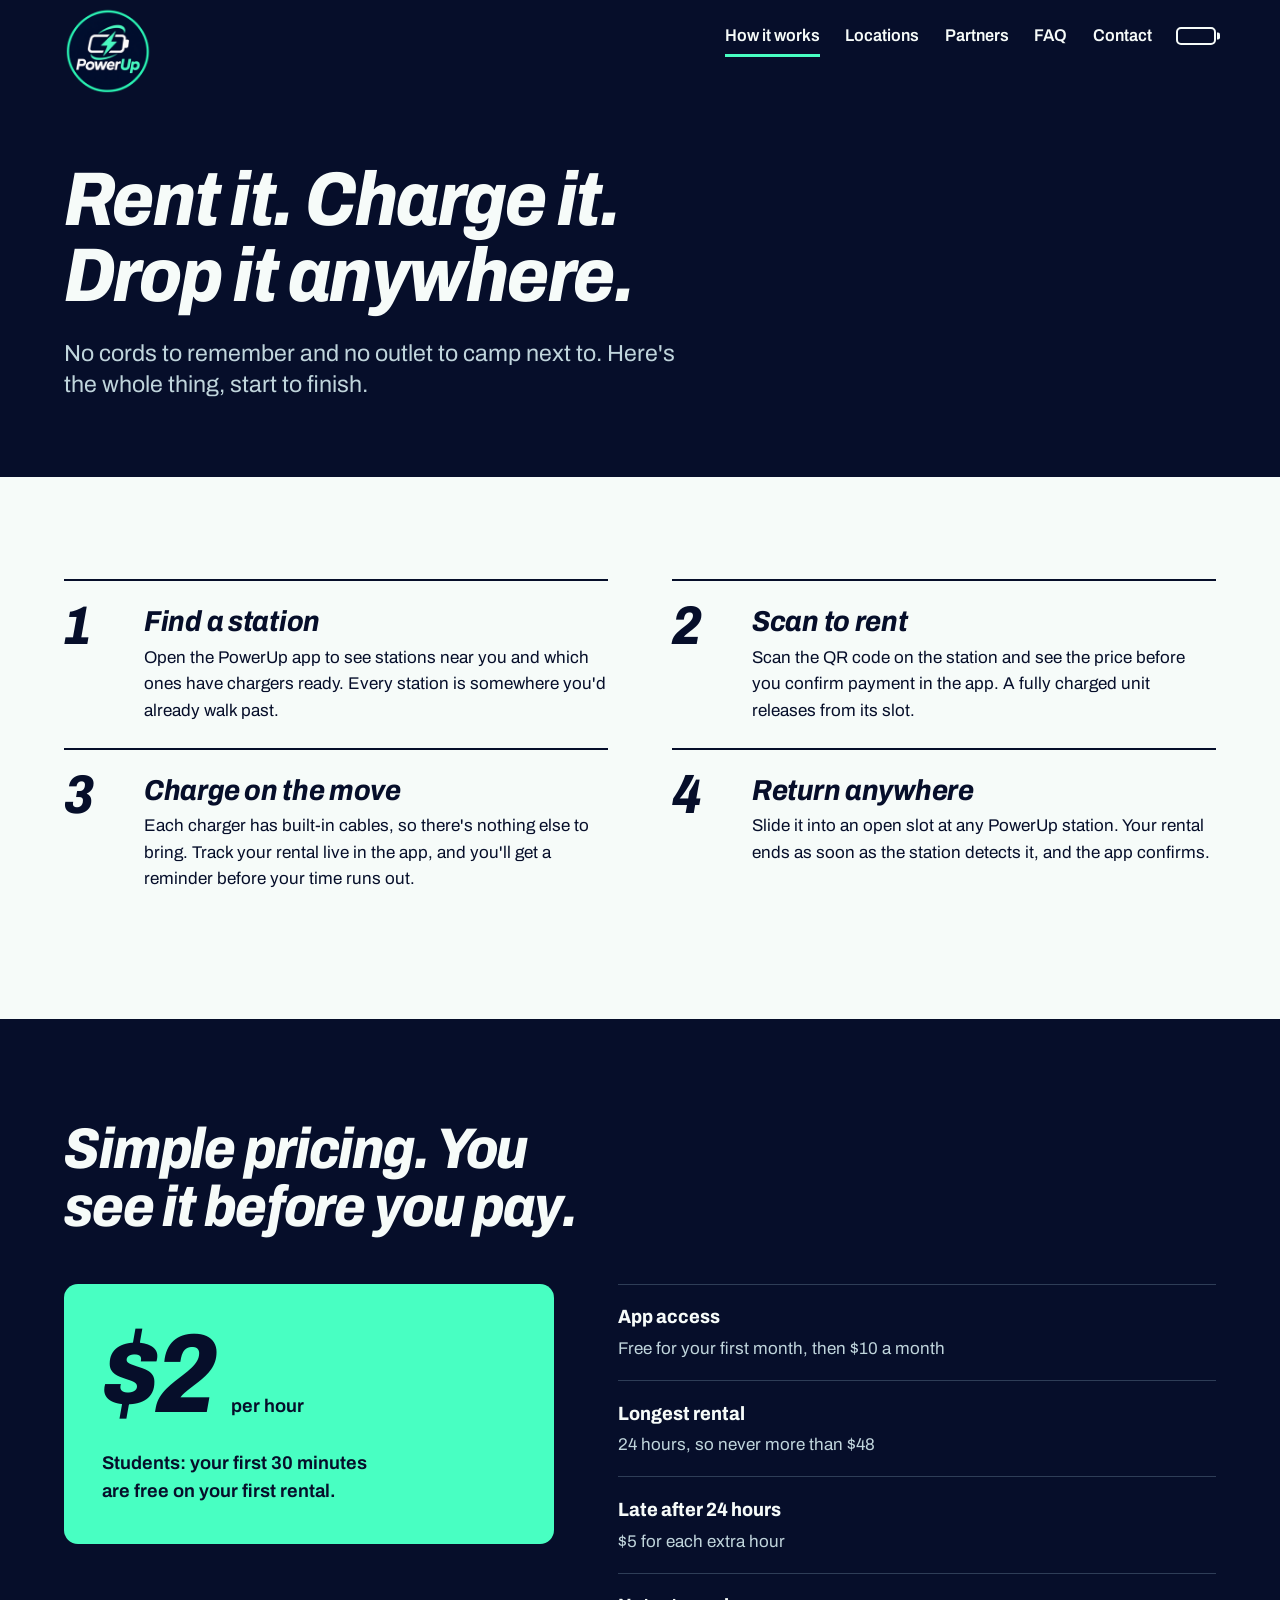
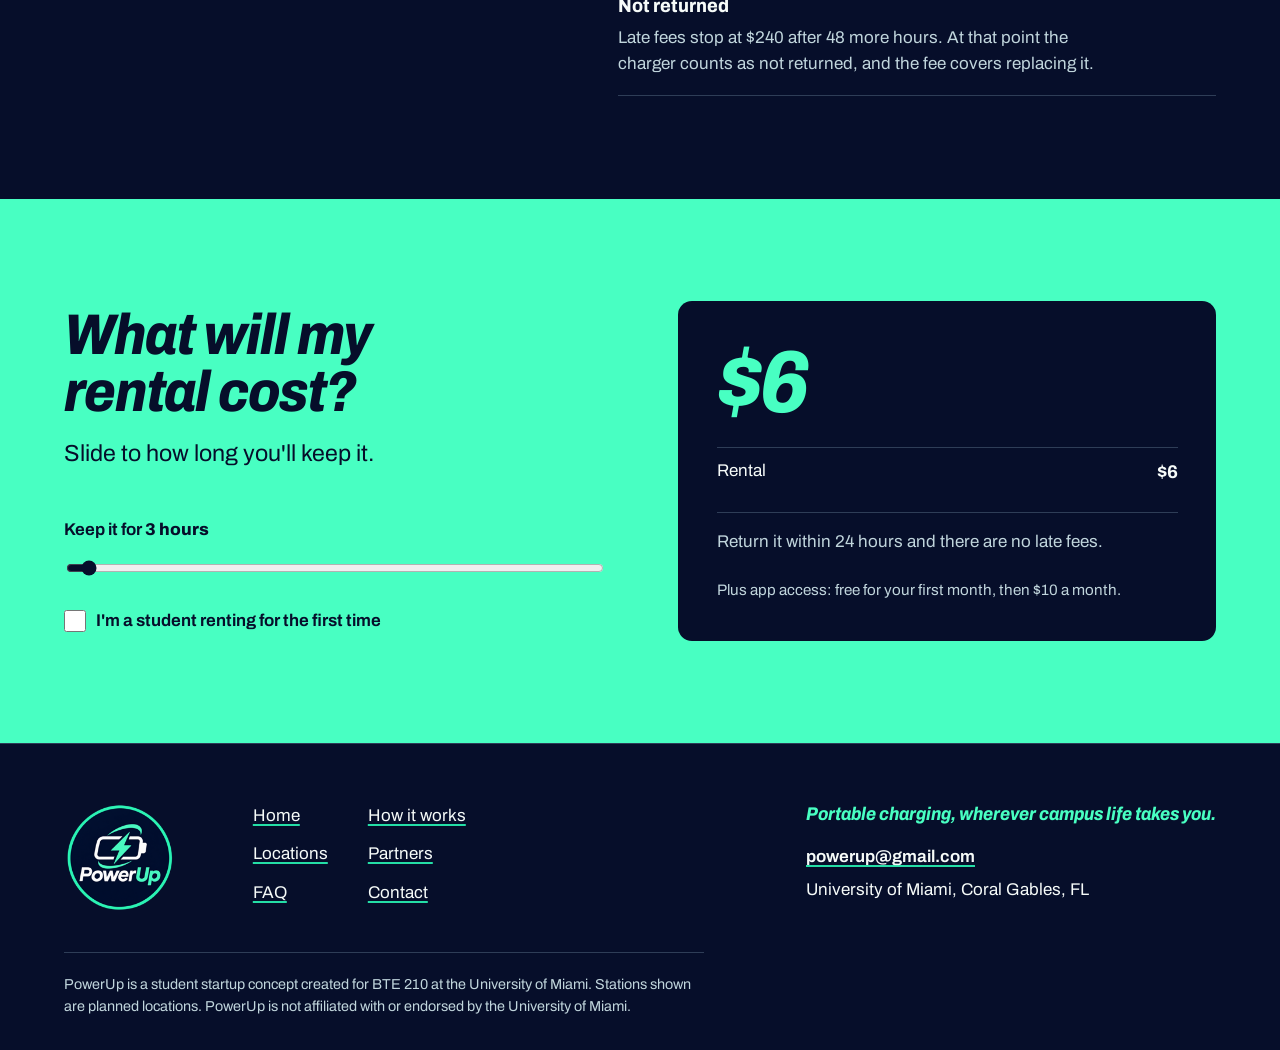
<file: docs/rent.html>
<!doctype html>
<html lang="en">
<head>
<meta charset="utf-8">
<meta name="viewport" content="width=device-width, initial-scale=1">
<title>How it works and pricing | PowerUp</title>
<meta name="description" content="How to find, scan, charge and return a PowerUp portable charger, plus pricing.">
<meta name="theme-color" content="#010E2E">
<link rel="icon" type="image/png" href="assets/img/favicon.png">
<link rel="preconnect" href="https://fonts.googleapis.com">
<link rel="preconnect" href="https://fonts.gstatic.com" crossorigin>
<link rel="stylesheet" href="https://fonts.googleapis.com/css2?family=Archivo:ital,wdth,wght@0,62..125,100..900;1,62..125,100..900&display=swap">
<link rel="stylesheet" href="assets/css/styles.css">
<script>document.documentElement.classList.add('js');</script>
</head>
<body>

<a class="skip" href="#main">Skip to content</a>
<header class="site-header">
  <div class="wrap header-row">
    <a class="logo-link" href="index.html" aria-label="PowerUp home">
      <img src="assets/img/logo-192.png" srcset="assets/img/logo-192.png 1x, assets/img/logo-384.png 2x" width="88" height="88" alt="PowerUp logo">
    </a>
    <button class="nav-toggle" type="button" aria-expanded="false" aria-controls="site-nav">Menu</button>
    <nav id="site-nav" class="site-nav" aria-label="Main">
      <ul>
        <li><a href="rent.html" aria-current="page">How it works</a></li>
        <li><a href="locations.html">Locations</a></li>
        <li><a href="venues.html">Partners</a></li>
        <li><a href="help.html">FAQ</a></li>
        <li><a href="contact.html">Contact</a></li>
      </ul>
    </nav>
    <div class="scroll-battery" aria-hidden="true"><span class="scroll-battery-fill"></span></div>
  </div>
</header>
<main id="main">
<section class="page-head section-navy">
  <div class="wrap">
    <h1>Rent it. Charge it. Drop it anywhere.</h1>
    <p class="lede">No cords to remember and no outlet to camp next to. Here's the whole thing, start to finish.</p>
  </div>
</section>

<section class="section-light">
  <div class="wrap">
    <ol class="steps steps-wide">
      <li><h2 class="h3">Find a station</h2><p>Open the PowerUp app to see stations near you and which ones have chargers ready. Every station is somewhere you'd already walk past.</p></li>
      <li><h2 class="h3">Scan to rent</h2><p>Scan the QR code on the station and see the price before you confirm payment in the app. A fully charged unit releases from its slot.</p></li>
      <li><h2 class="h3">Charge on the move</h2><p>Each charger has built-in cables, so there's nothing else to bring. Track your rental live in the app, and you'll get a reminder before your time runs out.</p></li>
      <li><h2 class="h3">Return anywhere</h2><p>Slide it into an open slot at any PowerUp station. Your rental ends as soon as the station detects it, and the app confirms.</p></li>
    </ol>
  </div>
</section>

<section id="pricing" class="pricing section-navy">
  <div class="wrap">
    <div class="pricing-head">
      <h2>Simple pricing. You see it before you pay.</h2>
      
    </div>
    <div class="price-grid">
      <div class="price-hero">
        <p class="plan-price">$2 <small>per hour</small></p>
        <p class="price-offer">Students: your first 30 minutes are free on your first rental.</p>
      </div>
      <dl class="rules">
        <div><dt>App access</dt><dd>Free for your first month, then $10 a month</dd></div>
        <div><dt>Longest rental</dt><dd>24 hours, so never more than $48</dd></div>
        <div><dt>Late after 24 hours</dt><dd>$5 for each extra hour</dd></div>
        <div><dt>Not returned</dt><dd>Late fees stop at $240 after 48 more hours. At that point the charger counts as not returned, and the fee covers replacing it.</dd></div>
      </dl>
    </div>
  </div>
</section>

<section class="calc section-mint">
  <div class="wrap calc-grid">
    <div>
      <h2>What will my rental cost?</h2>
      <p class="section-lede">Slide to how long you'll keep it.</p>
      <form class="calc-form" data-calc>
        <label for="calc-hours">Keep it for <output for="calc-hours" data-hours-out>3 hours</output></label>
        <input id="calc-hours" type="range" min="1" max="72" value="3">
        <label class="check"><input id="calc-first" type="checkbox"> I'm a student renting for the first time</label>
      </form>
    </div>
    <div class="calc-result" aria-live="polite">
      <p class="calc-verdict" data-calc-total>$6</p>
      <div class="calc-lines">
        <p><span>Rental</span><b data-calc-rental>$6</b></p>
        <p data-calc-free-row hidden><span>First 30 minutes free</span><b data-calc-free>-$1</b></p>
        <p data-calc-late-row hidden><span>Late fees</span><b data-calc-late>$0</b></p>
      </div>
      <p class="calc-note" data-calc-note>Return it within 24 hours and there are no late fees.</p>
      <p class="calc-app">Plus app access: free for your first month, then $10 a month.</p>
    </div>
  </div>
</section>

</main>

<footer class="site-footer">
  <div class="wrap footer-grid">
    <a class="footer-logo" href="index.html" aria-label="PowerUp home">
      <img src="assets/img/logo-192.png" width="112" height="112" alt="PowerUp logo" loading="lazy">
    </a>
    <nav aria-label="Footer">
      <ul class="footer-nav">
        <li><a href="index.html">Home</a></li>
        <li><a href="rent.html">How it works</a></li>
        <li><a href="locations.html">Locations</a></li>
        <li><a href="venues.html">Partners</a></li>
        <li><a href="help.html">FAQ</a></li>
        <li><a href="contact.html">Contact</a></li>
      </ul>
    </nav>
    <div class="footer-contact">
      <p class="footer-tagline">Portable charging, wherever campus life takes you.</p>
      <p><a class="email-text" href="mailto:powerup@gmail.com">powerup@gmail.com</a></p>
      <p>University of Miami, Coral Gables, FL</p>
    </div>
  </div>
  <div class="wrap footer-note">
    <p>PowerUp is a student startup concept created for BTE 210 at the University of Miami. Stations shown are planned locations. PowerUp is not affiliated with or endorsed by the University of Miami.</p>
  </div>
</footer>
<script>window.POWERUP = {"pricing":{"isProposed":false,"hourly":2,"maxHours":24,"lateHourly":5,"lateMaxHours":48,"appMonthly":10,"studentFreeMinutes":30},"contact":{"email":"powerup@gmail.com","isPlaceholder":false}};</script>
<script src="assets/js/main.js" defer></script>
</body>
</html>
</file>
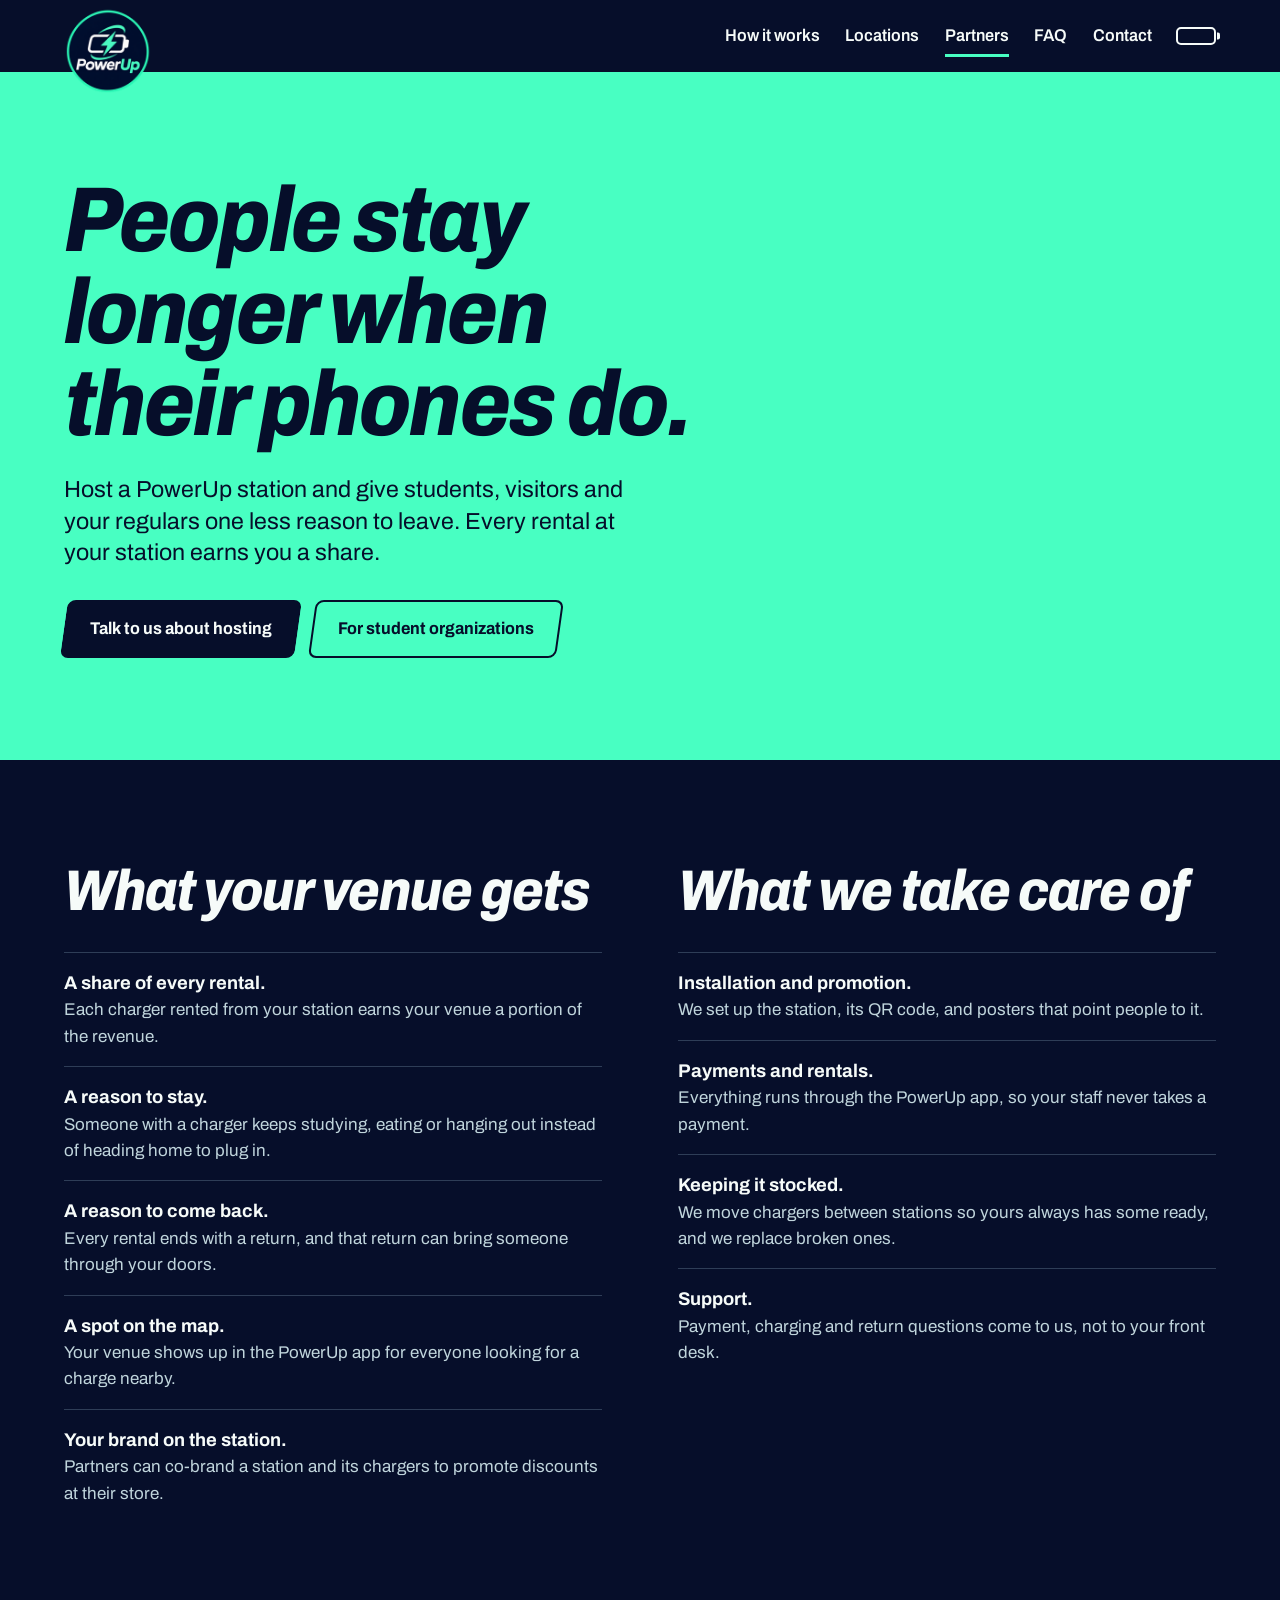
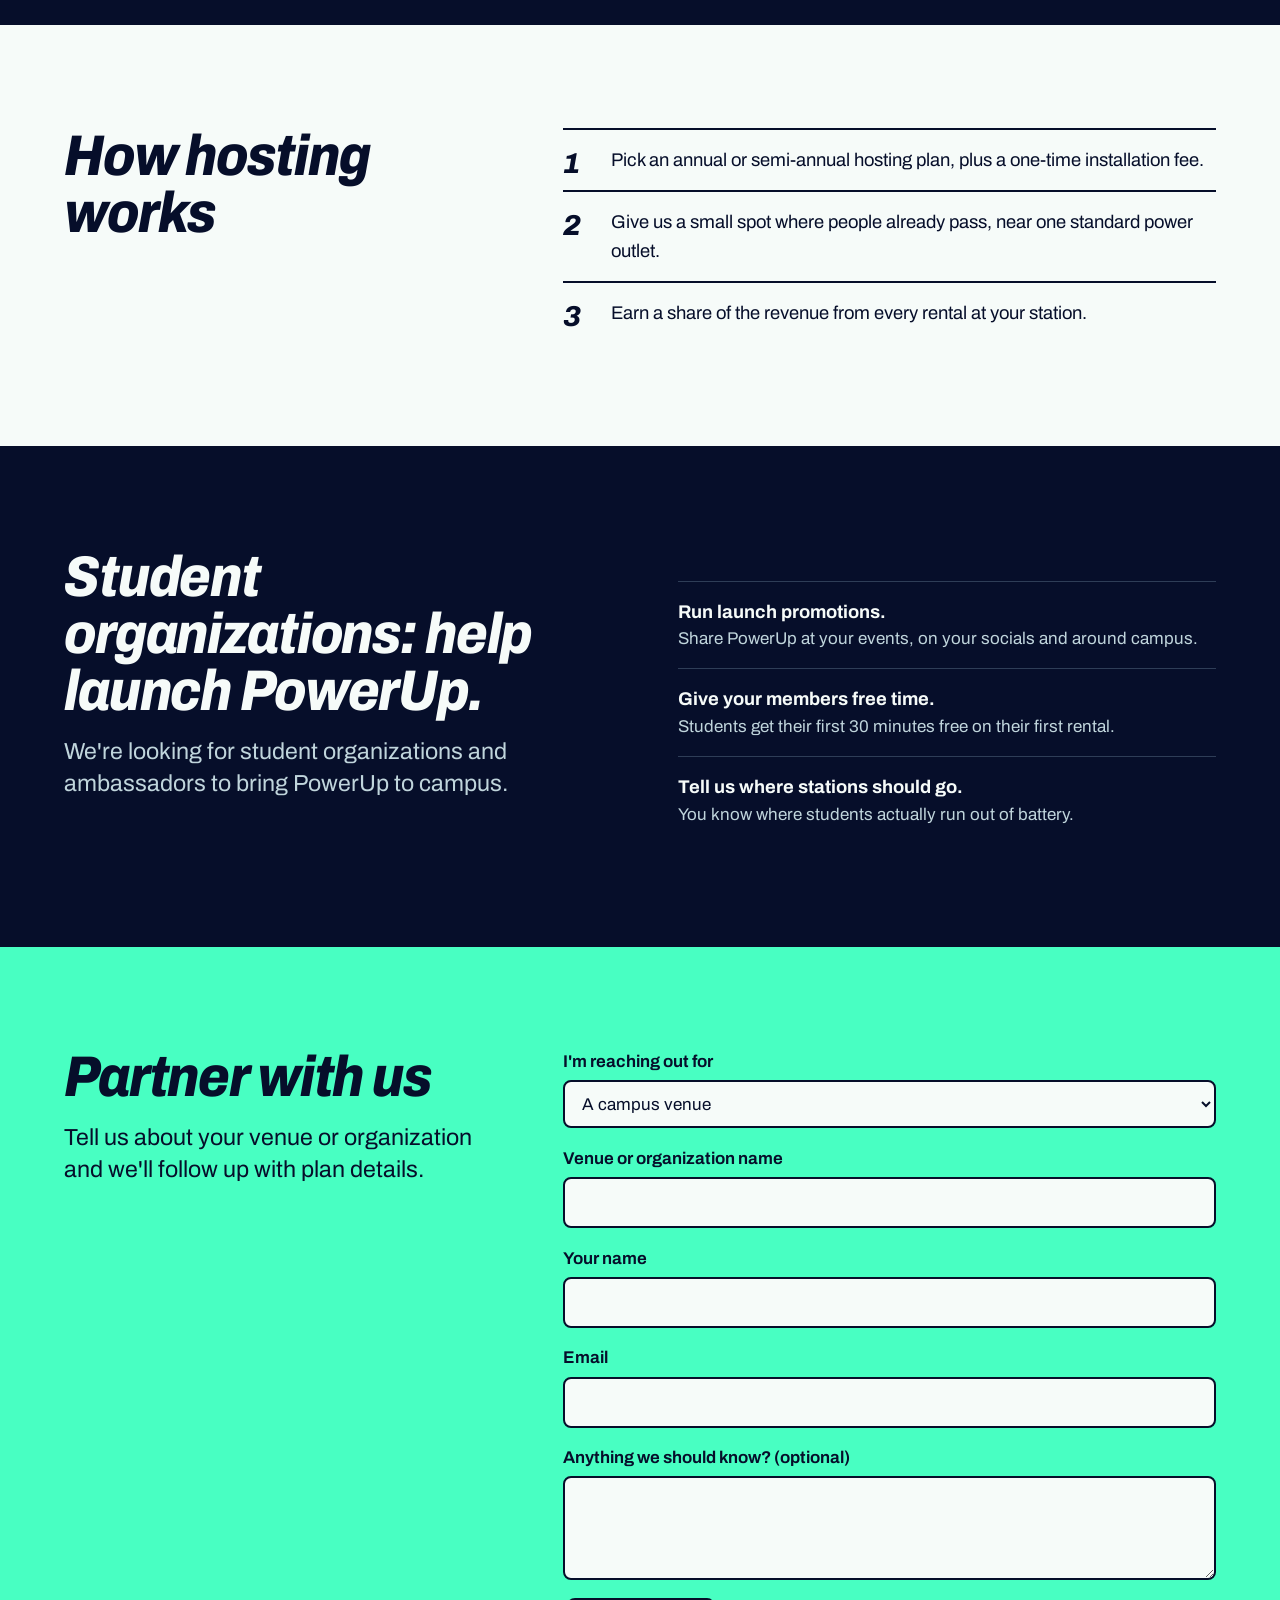
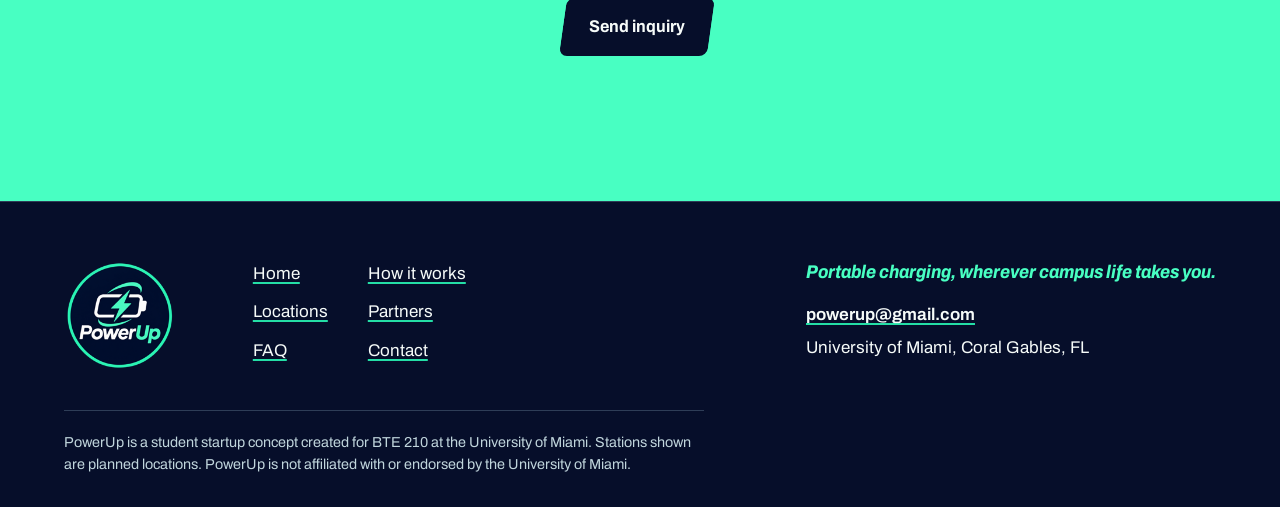
<file: docs/venues.html>
<!doctype html>
<html lang="en">
<head>
<meta charset="utf-8">
<meta name="viewport" content="width=device-width, initial-scale=1">
<title>Partner with us | PowerUp</title>
<meta name="description" content="Host a PowerUp charger station at your venue and earn a share of every rental, or help launch PowerUp with your student organization.">
<meta name="theme-color" content="#010E2E">
<link rel="icon" type="image/png" href="assets/img/favicon.png">
<link rel="preconnect" href="https://fonts.googleapis.com">
<link rel="preconnect" href="https://fonts.gstatic.com" crossorigin>
<link rel="stylesheet" href="https://fonts.googleapis.com/css2?family=Archivo:ital,wdth,wght@0,62..125,100..900;1,62..125,100..900&display=swap">
<link rel="stylesheet" href="assets/css/styles.css">
<script>document.documentElement.classList.add('js');</script>
</head>
<body>

<a class="skip" href="#main">Skip to content</a>
<header class="site-header">
  <div class="wrap header-row">
    <a class="logo-link" href="index.html" aria-label="PowerUp home">
      <img src="assets/img/logo-192.png" srcset="assets/img/logo-192.png 1x, assets/img/logo-384.png 2x" width="88" height="88" alt="PowerUp logo">
    </a>
    <button class="nav-toggle" type="button" aria-expanded="false" aria-controls="site-nav">Menu</button>
    <nav id="site-nav" class="site-nav" aria-label="Main">
      <ul>
        <li><a href="rent.html">How it works</a></li>
        <li><a href="locations.html">Locations</a></li>
        <li><a href="venues.html" aria-current="page">Partners</a></li>
        <li><a href="help.html">FAQ</a></li>
        <li><a href="contact.html">Contact</a></li>
      </ul>
    </nav>
    <div class="scroll-battery" aria-hidden="true"><span class="scroll-battery-fill"></span></div>
  </div>
</header>
<main id="main">
<section class="venue-hero section-mint">
  <div class="wrap">
    <h1>People stay longer when their phones do.</h1>
    <p class="lede">Host a PowerUp station and give students, visitors and your regulars one less reason to leave. Every rental at your station earns you a share.</p>
    <div class="actions">
      <a class="btn btn-navy" href="#host"><span>Talk to us about hosting</span></a>
      <a class="btn btn-outline" href="#student-orgs"><span>For student organizations</span></a>
    </div>
  </div>
</section>

<section class="section-navy">
  <div class="wrap venue-grid">
    <div>
      <h2>What your venue gets</h2>
      <ul class="plain-list">
        <li><b>A share of every rental.</b> Each charger rented from your station earns your venue a portion of the revenue.</li>
        <li><b>A reason to stay.</b> Someone with a charger keeps studying, eating or hanging out instead of heading home to plug in.</li>
        <li><b>A reason to come back.</b> Every rental ends with a return, and that return can bring someone through your doors.</li>
        <li><b>A spot on the map.</b> Your venue shows up in the PowerUp app for everyone looking for a charge nearby.</li>
        <li><b>Your brand on the station.</b> Partners can co-brand a station and its chargers to promote discounts at their store.</li>
      </ul>
    </div>
    <div>
      <h2>What we take care of</h2>
      <ul class="plain-list">
        <li><b>Installation and promotion.</b> We set up the station, its QR code, and posters that point people to it.</li>
        <li><b>Payments and rentals.</b> Everything runs through the PowerUp app, so your staff never takes a payment.</li>
        <li><b>Keeping it stocked.</b> We move chargers between stations so yours always has some ready, and we replace broken ones.</li>
        <li><b>Support.</b> Payment, charging and return questions come to us, not to your front desk.</li>
      </ul>
    </div>
  </div>
</section>

<section class="section-light need">
  <div class="wrap need-grid">
    <h2>How hosting works</h2>
    <ol class="need-list">
      <li>Pick an annual or semi-annual hosting plan, plus a one-time installation fee.</li>
      <li>Give us a small spot where people already pass, near one standard power outlet.</li>
      <li>Earn a share of the revenue from every rental at your station.</li>
    </ol>
  </div>
</section>

<section id="student-orgs" class="section-navy orgs">
  <div class="wrap venue-grid">
    <div>
      <h2>Student organizations: help launch PowerUp.</h2>
      <p class="section-lede">We're looking for student organizations and ambassadors to bring PowerUp to campus.</p>
    </div>
    <ul class="plain-list">
      <li><b>Run launch promotions.</b> Share PowerUp at your events, on your socials and around campus.</li>
      <li><b>Give your members free time.</b> Students get their first 30 minutes free on their first rental.</li>
      <li><b>Tell us where stations should go.</b> You know where students actually run out of battery.</li>
    </ul>
  </div>
</section>

<section id="host" class="section-mint form-section">
  <div class="wrap form-grid">
    <div>
      <h2>Partner with us</h2>
      <p class="section-lede">Tell us about your venue or organization and we'll follow up with plan details.</p>
    </div>
    <form class="pu-form" data-form="Partner inquiry" novalidate>
      <div class="field"><label for="v-type">I'm reaching out for</label>
        <select id="v-type" name="type">
          <option>A campus venue</option><option>A cafe, restaurant or bar near campus</option><option>A student organization</option><option>Something else</option>
        </select>
      </div>
      <div class="field"><label for="v-venue">Venue or organization name</label><input id="v-venue" name="venue" required autocomplete="organization"><p class="err" hidden>Enter your venue or organization's name.</p></div>
      <div class="field"><label for="v-name">Your name</label><input id="v-name" name="name" required autocomplete="name"><p class="err" hidden>Enter your name.</p></div>
      <div class="field"><label for="v-email">Email</label><input id="v-email" name="email" type="email" required autocomplete="email"><p class="err" hidden>Enter a valid email address.</p></div>
      <div class="field"><label for="v-msg">Anything we should know? (optional)</label><textarea id="v-msg" name="message" rows="3"></textarea></div>
      <button class="btn btn-navy" type="submit"><span>Send inquiry</span></button>
      <p class="form-status" role="status"></p>
    </form>
  </div>
</section>

</main>

<footer class="site-footer">
  <div class="wrap footer-grid">
    <a class="footer-logo" href="index.html" aria-label="PowerUp home">
      <img src="assets/img/logo-192.png" width="112" height="112" alt="PowerUp logo" loading="lazy">
    </a>
    <nav aria-label="Footer">
      <ul class="footer-nav">
        <li><a href="index.html">Home</a></li>
        <li><a href="rent.html">How it works</a></li>
        <li><a href="locations.html">Locations</a></li>
        <li><a href="venues.html">Partners</a></li>
        <li><a href="help.html">FAQ</a></li>
        <li><a href="contact.html">Contact</a></li>
      </ul>
    </nav>
    <div class="footer-contact">
      <p class="footer-tagline">Portable charging, wherever campus life takes you.</p>
      <p><a class="email-text" href="mailto:powerup@gmail.com">powerup@gmail.com</a></p>
      <p>University of Miami, Coral Gables, FL</p>
    </div>
  </div>
  <div class="wrap footer-note">
    <p>PowerUp is a student startup concept created for BTE 210 at the University of Miami. Stations shown are planned locations. PowerUp is not affiliated with or endorsed by the University of Miami.</p>
  </div>
</footer>
<script>window.POWERUP = {"pricing":{"isProposed":false,"hourly":2,"maxHours":24,"lateHourly":5,"lateMaxHours":48,"appMonthly":10,"studentFreeMinutes":30},"contact":{"email":"powerup@gmail.com","isPlaceholder":false}};</script>
<script src="assets/js/main.js" defer></script>
</body>
</html>
</file>
<file: docs/assets/css/styles.css>
:root {
  --mint: oklch(0.894 0.168 166);        /* logo mint, #4AFAC1 */
  --mint-deep: oklch(0.8 0.16 166);
  --navy: oklch(0.175 0.058 267);        /* logo navy, #010E2E */
  --navy-raised: oklch(0.25 0.06 265);
  --navy-line: oklch(0.36 0.05 260);
  --white: oklch(0.985 0.006 170);
  --tint: oklch(0.955 0.025 170);
  --on-navy-soft: oklch(0.86 0.025 220);
  --on-light-soft: oklch(0.36 0.05 262);
  --coral: oklch(0.73 0.17 35);
  --line: oklch(0.86 0.02 200);

  --font: 'Archivo', 'Arial Narrow', Arial, sans-serif;
  --step-hero: clamp(2.9rem, 1.6rem + 5.6vw, 5.75rem);
  --step-1: clamp(2.1rem, 1.5rem + 2.6vw, 3.6rem);
  --step-2: clamp(1.4rem, 1.2rem + .8vw, 1.8rem);
  --step-lede: clamp(1.15rem, 1.05rem + .5vw, 1.45rem);
  --gutter: clamp(1rem, 4vw, 3rem);
  --section: clamp(4rem, 8vw, 7.5rem);
  --ease: cubic-bezier(.22, 1, .36, 1);

  --z-sticky: 10;
  --z-skip: 20;
}

*, *::before, *::after { box-sizing: border-box; }
html { -webkit-text-size-adjust: 100%; scroll-behavior: smooth; scroll-padding-top: 6.5rem; }
body { margin: 0; font-family: var(--font); font-size: 1.0625rem; line-height: 1.55; color: var(--navy); background: var(--white); overflow-x: clip; }
img, svg { display: block; max-width: 100%; }
ul, ol { margin: 0; padding: 0; list-style: none; }
p { margin: 0; text-wrap: pretty; }
button, input, select, textarea { font: inherit; color: inherit; }
[hidden] { display: none !important; }

h1, h2, .h3, h3 { margin: 0; text-wrap: balance; }
h1, h2 { font-weight: 800; font-style: italic; font-stretch: 88%; letter-spacing: -.02em; line-height: 1; }
h1 { font-size: var(--step-hero); }
h2 { font-size: var(--step-1); }
h3, .h3 { font-size: var(--step-2); font-weight: 750; font-stretch: 92%; line-height: 1.15; letter-spacing: -.01em; }

a { color: inherit; text-decoration-color: var(--mint-deep); text-decoration-thickness: 2px; text-underline-offset: 3px; }
a:hover { text-decoration-color: currentColor; }
:focus-visible { outline: 3px solid var(--coral); outline-offset: 3px; border-radius: 4px; }

.wrap { width: min(100%, 78rem); margin-inline: auto; padding-inline: var(--gutter); }
.skip { position: absolute; left: 1rem; top: -4rem; z-index: var(--z-skip); padding: .6rem 1rem; background: var(--white); color: var(--navy); border-radius: 6px; }
.skip:focus { top: .5rem; }

.section-navy, .section-light, .section-mint { padding-block: var(--section); }
.section-navy { background: var(--navy); color: var(--white); }
.section-light { background: var(--white); }
.section-mint { background: var(--mint); color: var(--navy); }
.section-navy a { text-decoration-color: var(--mint); }
.lede { font-size: var(--step-lede); line-height: 1.35; max-width: 36ch; margin-top: 1.5rem; }
.section-lede { font-size: var(--step-lede); line-height: 1.35; max-width: 38ch; margin-top: 1rem; }
.section-navy .section-lede, .section-navy .lede { color: var(--on-navy-soft); }
.fine { font-size: .95rem; margin-top: 1.5rem; }
.fine-dark { color: var(--on-navy-soft); }
.actions { display: flex; flex-wrap: wrap; gap: .85rem; margin-top: 2rem; }

.tag { display: inline-block; padding: .2rem .55rem; font-size: .82rem; font-weight: 650; line-height: 1.3; font-style: normal; white-space: nowrap; color: var(--navy); background: var(--coral); border-radius: 4px; transform: skewX(-8deg); }

/* Buttons lean like the logo's wordmark */
.btn { display: inline-block; padding: .85rem 1.5rem; border: 2px solid transparent; border-radius: 8px; font-weight: 700; font-stretch: 94%; text-decoration: none; cursor: pointer; transform: skewX(-8deg); transition: transform .35s var(--ease), background-color .2s, color .2s; }
.btn > span { display: inline-block; transform: skewX(8deg); }
.btn:hover { transform: skewX(-8deg) translateY(-3px); }
.btn:active { transform: skewX(-8deg) translateY(0); }
.btn-navy { background: var(--navy); color: var(--white); }
.btn-outline { border-color: var(--navy); color: var(--navy); background: transparent; }
.btn-outline:hover { background: var(--navy); color: var(--white); }
.btn-ghost { border-color: var(--navy); color: var(--navy); }
.btn-mint { background: var(--mint); color: var(--navy); }

/* Header */
.site-header { position: sticky; top: 0; z-index: var(--z-sticky); background: var(--navy); color: var(--white); }
.header-row { display: flex; align-items: center; gap: 1.5rem; min-height: 4.5rem; }
.logo-link { flex: none; margin-block: .35rem -1.35rem; border-radius: 50%; transition: transform .35s var(--ease); }
.logo-link:hover { transform: rotate(-4deg) scale(1.04); }
.logo-link img { width: 5.5rem; height: 5.5rem; }
.site-nav { margin-left: auto; }
.site-nav ul { display: flex; flex-wrap: wrap; gap: .25rem 1.6rem; }
.site-nav a { display: block; padding: .5rem 0; font-weight: 600; font-stretch: 94%; text-decoration: none; background: linear-gradient(var(--mint), var(--mint)) left bottom / 0 3px no-repeat; transition: background-size .35s var(--ease); }
.site-nav a:hover, .site-nav a[aria-current="page"] { background-size: 100% 3px; }
.nav-toggle { display: none; margin-left: auto; padding: .45rem 1rem; color: var(--white); background: none; border: 2px solid var(--mint); border-radius: 6px; font-weight: 650; cursor: pointer; }
.scroll-battery { position: relative; flex: none; width: 2.5rem; height: 1.15rem; padding: 2px; border: 2px solid var(--white); border-radius: 5px; }
.scroll-battery::after { content: ''; position: absolute; right: -6px; top: 50%; width: 3px; height: 7px; background: var(--white); border-radius: 0 2px 2px 0; transform: translateY(-50%); }
.scroll-battery-fill { display: block; height: 100%; background: var(--mint); border-radius: 2px; transform: scaleX(0); transform-origin: left; }

/* Hero */
.hero { background: var(--mint); overflow: clip; padding-block: clamp(3.5rem, 6vw, 5.5rem) 0; }
.hero-grid { display: grid; grid-template-columns: minmax(0, 1.25fr) minmax(0, .75fr); gap: 2rem; align-items: end; }
.hero-copy { padding-bottom: clamp(3rem, 7vw, 6rem); }
.chip-low { display: inline-block; padding: 0 .16em 0 .1em; color: var(--coral); background: var(--navy); border-radius: .12em; }
.hero .lede { max-width: 34ch; }
.hero-offer { margin-top: 1.5rem; font-size: 1.05rem; }
.hero-art { position: relative; width: min(100%, 25rem); aspect-ratio: 400 / 576; justify-self: center; }
.phone { position: absolute; left: 10%; top: 0; width: 64%; aspect-ratio: 1 / 2; padding: .6rem; background: var(--navy); border-radius: 2.4rem; transform: rotate(5deg); box-shadow: 0 24px 50px oklch(0.175 0.058 267 / .3); animation: phone-in 1s var(--ease) both; }
.phone-screen { position: relative; display: flex; flex-direction: column; align-items: center; justify-content: center; height: 100%; padding: 1rem; color: var(--white); background: var(--navy-raised); border-radius: 1.9rem; text-align: center; }
.phone-island { position: absolute; top: .7rem; width: 32%; height: 1.05rem; background: var(--navy); border-radius: 1rem; }
.phone-bolt { width: 1.7rem; fill: var(--mint); transition: fill .3s; }
.phone-pct { margin-top: .4rem; font-size: clamp(3rem, 5.5vw, 4.4rem); font-weight: 800; font-style: italic; font-stretch: 85%; line-height: 1; }
.phone-bar { width: 80%; height: .8rem; margin-top: .9rem; padding: 2px; border: 2px solid var(--white); border-radius: .4rem; }
.phone-bar span { display: block; height: 100%; background: var(--mint); border-radius: .15rem; transform-origin: left; transition: background-color .3s; }
.phone-label { margin-top: .9rem; font-size: .9rem; color: var(--on-navy-soft); }
.phone.is-low .phone-bolt { fill: var(--coral); }
.phone.is-low .phone-bar span { background: var(--coral); }
.cable { position: absolute; inset: 0; width: 100%; height: 100%; }
.cable path { stroke: var(--navy); stroke-width: 6; stroke-linecap: round; }
.charger { position: absolute; right: 1%; bottom: 3%; display: flex; flex-direction: column; align-items: center; justify-content: center; gap: .6rem; width: 25%; aspect-ratio: 2 / 3; color: var(--mint); background: var(--navy); border: 3px solid var(--white); border-radius: 1.2rem; transform: rotate(-8deg); animation: charger-in 1s .15s var(--ease) both; }
.charger svg { width: 2rem; fill: var(--mint); }
.charger-leds { display: flex; gap: .3rem; }
.charger-leds i { width: .45rem; height: .45rem; background: var(--mint); border-radius: 50%; }
@keyframes phone-in { from { opacity: 0; transform: translateY(60px) rotate(12deg); } }
@keyframes charger-in { from { opacity: 0; transform: translate(40px, 30px) rotate(6deg); } }
.hero-404 { padding-block: clamp(5rem, 12vw, 9rem); }
.hero-404 h1 { max-width: 15ch; }

/* Day chart */
.day .section-lede { max-width: 46ch; }
.day-grid { display: grid; grid-template-columns: minmax(0, 1.5fr) minmax(0, 1fr); gap: clamp(2rem, 5vw, 4.5rem); margin-top: 3rem; align-items: start; }
.day-chart { margin: 0; }
.legend { display: flex; flex-wrap: wrap; gap: .4rem 1.4rem; margin-bottom: .75rem; font-size: .95rem; }
.legend-item { display: inline-flex; align-items: center; gap: .5rem; }
.swatch { display: inline-block; width: 1rem; height: 3px; border-radius: 2px; }
.swatch-mint { background: var(--mint); }
.swatch-coral { background: var(--coral); }
.chart-box { position: relative; touch-action: pan-y; }
.chart-box svg { width: 100%; height: auto; overflow: visible; }
.grid line { stroke: var(--navy-line); stroke-width: 1; }
.axis text { font-size: 15px; fill: var(--on-navy-soft); }
.direct { font-size: 17px; font-weight: 650; fill: var(--white); }
.line { fill: none; stroke-width: 3; stroke-linejoin: round; stroke-linecap: round; }
.line-mint { stroke: var(--mint); }
.line-coral { stroke: var(--coral); }
.event-dot { fill: var(--white); stroke: var(--navy); stroke-width: 2; }
.crosshair { stroke: var(--on-navy-soft); stroke-width: 1; opacity: 0; }
.hover-dot { opacity: 0; stroke: var(--navy); stroke-width: 2; }
.hover-mint { fill: var(--mint); }
.hover-coral { fill: var(--coral); }
.chart-tip { position: absolute; left: 0; top: .5rem; display: grid; gap: .1rem; padding: .5rem .7rem; font-size: .9rem; white-space: nowrap; color: var(--white); background: var(--navy-raised); border: 1px solid var(--navy-line); border-radius: 6px; opacity: 0; pointer-events: none; }
.chart-tip span { display: flex; align-items: center; gap: .45rem; }
.is-hover .crosshair, .is-hover .hover-dot, .is-hover .chart-tip { opacity: 1; }
figcaption { margin-top: .75rem; font-size: .9rem; }
.day figcaption { color: var(--on-navy-soft); }
.moments li { padding-block: 1rem; border-top: 1px solid var(--navy-line); }
.moments li:last-child { border-bottom: 1px solid var(--navy-line); }
.moments b { display: block; font-stretch: 92%; color: var(--mint); }

/* How it works */
.how-grid { display: grid; grid-template-columns: minmax(0, .7fr) minmax(0, 1.3fr); gap: clamp(2rem, 6vw, 6rem); align-items: center; }
.station-art { width: min(100%, 17rem); margin-inline: auto; height: auto; }
.st-body { fill: var(--navy); }
.st-screen { fill: var(--navy-raised); }
.st-bolt { fill: var(--mint); }
.st-slots rect { fill: var(--mint); }
.st-slots .st-empty { fill: var(--navy-raised); }
.st-leds circle { fill: var(--navy); }
.st-foot { fill: var(--navy-raised); }
.steps { counter-reset: step; margin-top: 2.5rem; }
.steps > li { counter-increment: step; position: relative; padding: 1.5rem 0 1.5rem 5rem; border-top: 2px solid var(--navy); }
.steps > li::before { content: counter(step); position: absolute; left: 0; top: 1.1rem; font-size: 3.4rem; font-weight: 800; font-style: italic; font-stretch: 85%; line-height: 1; }
.steps p { margin-top: .4rem; max-width: 52ch; }
.steps-wide { display: grid; grid-template-columns: repeat(2, minmax(0, 1fr)); gap: 0 clamp(2rem, 5vw, 4rem); margin-top: 0; }

/* Founder video */
.video-frame { margin-top: 2.5rem; padding: clamp(.5rem, 1.2vw, .9rem); background: var(--navy-raised); border: 2px solid var(--mint); border-radius: 18px; transform: rotate(-1deg); }
.video-frame video { display: block; width: 100%; height: auto; aspect-ratio: 16 / 9; background: var(--navy); border-radius: 10px; transform: rotate(1deg); }

/* Places */
.place-rows { margin-top: 2.5rem; }
.place-rows a { display: flex; justify-content: space-between; align-items: baseline; gap: 1rem; padding-block: .9rem; font-size: var(--step-2); font-weight: 750; font-style: italic; font-stretch: 90%; line-height: 1.1; text-decoration: none; border-top: 2px solid var(--navy); transition: background-color .2s, color .2s; }
.place-rows li:last-child a { border-bottom: 2px solid var(--navy); }
.place-rows a > span:first-child { transition: transform .35s var(--ease); }
.place-rows a:hover { background: var(--navy); color: var(--mint); }
.place-rows a:hover > span:first-child { transform: translateX(.9rem); }
.row-meta { flex: none; font-size: 1rem; font-weight: 550; font-style: normal; padding-right: .9rem; }
.places h2 { max-width: 20ch; }

/* Audience split */
.split { display: grid; grid-template-columns: 1fr 1fr; }
.split-panel { display: flex; flex-direction: column; gap: .75rem; padding: clamp(3rem, 7vw, 6rem) var(--gutter); text-decoration: none; transition: background-color .3s; }
.split-panel p { max-width: 30ch; font-size: 1.15rem; }
.split-go { margin-top: auto; padding-top: 1.5rem; font-weight: 700; }
.split-go span { display: inline-block; transition: transform .35s var(--ease); }
.split-panel:hover .split-go span { transform: translateX(.5rem); }
.split-students { background: var(--tint); }
.split-students:hover { background: var(--white); }
.split-venues { background: var(--navy-raised); color: var(--white); }
.split-venues:hover { background: var(--navy); }

/* Inner page head */
.page-head { padding-block: clamp(3.75rem, 7vw, 6rem) clamp(3rem, 6vw, 5rem); }
.page-head h1 { max-width: 16ch; font-size: clamp(2.6rem, 1.6rem + 4.2vw, 4.75rem); }
.page-head .lede { max-width: 48ch; }

/* Pricing */
.pricing-head { display: flex; flex-wrap: wrap; align-items: center; gap: 1rem 1.5rem; }
.pricing-head h2 { max-width: 18ch; }
.pricing-head h2 { max-width: 22ch; }
.price-grid { display: grid; grid-template-columns: minmax(0, .9fr) minmax(0, 1.1fr); gap: clamp(2rem, 5vw, 4.5rem); margin-top: 3rem; align-items: start; }
.price-hero { padding: clamp(1.75rem, 3vw, 2.75rem); color: var(--navy); background: var(--mint); border-radius: 14px; }
.plan-price { font-size: clamp(4.5rem, 3rem + 5vw, 7.5rem); font-weight: 800; font-style: italic; font-stretch: 85%; line-height: .95; letter-spacing: -.02em; }
.plan-price small { font-size: 1.15rem; font-weight: 650; font-style: normal; font-stretch: 100%; letter-spacing: 0; }
.price-offer { margin-top: 1.25rem; font-size: 1.15rem; font-weight: 650; max-width: 26ch; }
.rules { margin: 0; }
.rules div { padding-block: 1.1rem; border-top: 1px solid var(--navy-line); }
.rules div:last-child { border-bottom: 1px solid var(--navy-line); }
.rules dt { font-size: 1.2rem; font-weight: 750; font-stretch: 92%; }
.rules dd { margin: .25rem 0 0; color: var(--on-navy-soft); max-width: 50ch; }

/* Calculator */
.calc-grid { display: grid; grid-template-columns: 1fr 1fr; gap: clamp(2rem, 6vw, 5rem); align-items: center; }
.calc-form { display: grid; gap: .4rem; margin-top: 2rem; }
.calc-form label { font-weight: 650; margin-top: 1rem; }
.calc-form output { font-weight: 800; }
input[type="range"] { width: 100%; height: 2rem; accent-color: var(--navy); cursor: pointer; }
.calc-result { padding: clamp(1.5rem, 3vw, 2.5rem); color: var(--white); background: var(--navy); border-radius: 14px; }
.calc-verdict { font-size: var(--step-1); font-weight: 800; font-style: italic; font-stretch: 88%; line-height: 1; letter-spacing: -.02em; min-height: 2em; text-wrap: balance; }
.calc-result .calc-verdict { min-height: 0; font-size: clamp(3.5rem, 2.5rem + 4vw, 5.5rem); color: var(--mint); }
.calc-lines { margin-top: 1.25rem; }
.calc-lines p { display: flex; justify-content: space-between; gap: 1rem; padding-block: .6rem; border-top: 1px solid var(--navy-line); }
.calc-lines b { font-size: 1.15rem; }
.calc-note { margin-top: 1rem; padding-top: 1rem; border-top: 1px solid var(--navy-line); color: var(--on-navy-soft); min-height: 3.2em; }
.calc-app { margin-top: .75rem; font-size: .95rem; color: var(--on-navy-soft); }
.check { display: flex; align-items: center; gap: .65rem; cursor: pointer; }
.check input { width: 1.35rem; height: 1.35rem; margin: 0; accent-color: var(--navy); cursor: pointer; }

/* Finder */
.filters { display: flex; flex-wrap: wrap; gap: .5rem; margin-bottom: 1.75rem; }
.filter { min-height: 2.75rem; padding: .4rem 1.1rem; background: transparent; border: 2px solid var(--navy); border-radius: 8px; font-weight: 650; cursor: pointer; transition: background-color .2s, color .2s; }
.filter:hover { background: var(--tint); }
.filter[aria-pressed="true"] { color: var(--white); background: var(--navy); }
.finder-grid { display: grid; grid-template-columns: minmax(0, 1.5fr) minmax(0, 1fr); gap: clamp(1.5rem, 4vw, 3rem); align-items: start; }
.map-figure { margin: 0; position: sticky; top: 6.5rem; }
.campus-map { width: 100%; height: auto; border-radius: 14px; }
.map-land { fill: var(--navy); }
.map-roads path { fill: none; stroke: var(--navy-line); stroke-width: 7; stroke-linecap: round; }
.map-water { fill: oklch(0.42 0.09 225); }
.map-label { font-size: 20px; font-style: italic; fill: var(--white); }
.map-road-label { font-size: 16px; fill: var(--on-navy-soft); }
.map-compass path { fill: var(--mint); }
.map-compass text { font-size: 20px; font-weight: 700; fill: var(--white); }
.pin { cursor: pointer; outline: none; transition: opacity .25s; }
.pin-hit { fill: transparent; }
.pin-halo { fill: var(--mint); opacity: 0; }
.pin-dot { fill: var(--mint); stroke: var(--navy); stroke-width: 2; }
.pin-bolt { fill: var(--navy); }
.pin-name { font-size: 17px; font-weight: 650; text-anchor: middle; fill: var(--white); paint-order: stroke; stroke: var(--navy); stroke-width: 4px; }
.pin:hover .pin-halo, .pin:focus-visible .pin-halo { opacity: .35; }
.pin:focus-visible .pin-dot { stroke: var(--white); stroke-width: 3; }
.pin.is-active .pin-halo { opacity: .4; animation: pin-pulse 1.8s var(--ease) infinite; transform-box: fill-box; transform-origin: center; }
.pin.is-active .pin-dot { fill: var(--white); }
.pin.is-dim { opacity: .2; pointer-events: none; }
@keyframes pin-pulse { 0% { transform: scale(.7); opacity: .6; } 100% { transform: scale(1.6); opacity: 0; } }
.station { border-top: 2px solid var(--navy); }
.station:last-child { border-bottom: 2px solid var(--navy); }
.station-btn { display: block; width: 100%; padding: .9rem .75rem; text-align: left; background: none; border: 0; cursor: pointer; transition: background-color .2s; }
.station-btn:hover { background: var(--tint); }
.station-name { display: block; font-size: 1.25rem; font-weight: 750; font-style: italic; font-stretch: 90%; line-height: 1.15; }
.station-meta { display: block; margin-top: .15rem; font-size: .92rem; color: var(--on-light-soft); }
.station-why { display: none; padding: 0 .75rem 1.1rem; }
.station.is-active .station-btn { background: var(--mint); }
.station.is-active .station-meta { color: var(--navy); }
.station.is-active .station-why { display: block; padding-top: .8rem; }
figcaption { color: var(--on-light-soft); }
.next-grid { display: grid; grid-template-columns: 1fr 1fr; gap: 2rem; align-items: center; }

/* Venues */
.venue-hero { padding-block: clamp(4rem, 8vw, 7rem); }
.venue-hero h1 { max-width: 15ch; }
.venue-hero .lede { max-width: 46ch; }
.venue-grid { display: grid; grid-template-columns: 1fr 1fr; gap: clamp(2.5rem, 6vw, 5rem); }
.plain-list { margin-top: 2rem; }
.plain-list li { padding-block: 1rem; border-top: 1px solid var(--navy-line); color: var(--on-navy-soft); }
.plain-list b { display: block; font-size: 1.15rem; color: var(--white); }
.need-grid { display: grid; grid-template-columns: .8fr 1.2fr; gap: 2rem clamp(2rem, 5vw, 4rem); align-items: start; }
.need-list { counter-reset: need; }
.need-list li { counter-increment: need; position: relative; padding: 1rem 0 1rem 3rem; font-size: 1.15rem; border-top: 2px solid var(--navy); }
.need-list li::before { content: counter(need); position: absolute; left: 0; top: .75rem; font-size: 1.8rem; font-weight: 800; font-style: italic; }

/* Forms */
.form-grid { display: grid; grid-template-columns: .8fr 1.2fr; gap: clamp(2rem, 5vw, 4rem); align-items: start; }
.pu-form { display: grid; gap: 1.1rem; justify-items: start; }
.field { display: grid; gap: .3rem; width: 100%; }
.field label { font-weight: 650; }
.field input, .field select, .field textarea { width: 100%; min-height: 3rem; padding: .65rem .8rem; color: var(--navy); background: var(--white); border: 2px solid var(--navy); border-radius: 8px; }
.field [aria-invalid="true"] { border-color: oklch(0.5 0.2 28); border-width: 3px; }
.err { font-weight: 650; color: oklch(0.38 0.15 28); }
.form-status { min-height: 1.5em; font-weight: 650; }
.contact-info .h3 { margin-top: 1.75rem; }
.contact-info .h3:first-child { margin-top: 0; }
.contact-info p { margin-top: .35rem; }
.email-text { font-weight: 650; overflow-wrap: anywhere; }

/* FAQ */
.faq-grid { display: grid; gap: 3rem; max-width: 52rem; }
.faq-group .h3 { margin-bottom: .75rem; }
details { border-top: 2px solid var(--navy); }
.faq-group details:last-child { border-bottom: 2px solid var(--navy); }
summary { display: flex; justify-content: space-between; gap: 1rem; padding: 1rem .25rem; font-size: 1.15rem; font-weight: 650; cursor: pointer; list-style: none; }
summary::-webkit-details-marker { display: none; }
summary::after { content: '+'; flex: none; font-size: 1.5rem; line-height: 1; transition: transform .3s var(--ease); }
details[open] summary::after { transform: rotate(45deg); }
details p { padding: 0 .25rem 1.25rem; max-width: 62ch; }

/* Founders */
.founder-names { display: flex; flex-wrap: wrap; gap: .5rem clamp(1.5rem, 4vw, 3.5rem); margin-top: 2rem; font-size: clamp(2.2rem, 1.4rem + 3.6vw, 4.5rem); font-weight: 800; font-style: italic; font-stretch: 85%; line-height: 1.1; color: var(--mint); }

/* Footer */
.site-footer { padding-block: 3.5rem 2rem; color: var(--white); background: var(--navy); border-top: 1px solid var(--navy-line); }
.footer-grid { display: grid; grid-template-columns: auto 1fr auto; gap: 2rem clamp(2rem, 6vw, 5rem); align-items: start; }
.footer-logo { display: block; width: 7rem; border-radius: 50%; }
.footer-nav { display: grid; grid-template-columns: repeat(2, max-content); gap: .35rem 2.5rem; }
.footer-nav a { display: inline-block; padding-block: .2rem; }
.footer-contact { display: grid; gap: .4rem; }
.footer-tagline { margin-bottom: .6rem; font-size: 1.15rem; font-weight: 750; font-style: italic; font-stretch: 90%; color: var(--mint); }
.footer-note { margin-top: 2.5rem; font-size: .9rem; color: var(--on-navy-soft); }
.footer-note p { max-width: 80ch; padding-top: 1.25rem; border-top: 1px solid var(--navy-line); }

/* Tablet and down */
@media (max-width: 62rem) {
  .hero-grid { grid-template-columns: 1fr; }
  .hero-copy { padding-bottom: 1rem; }
  .hero-art { width: min(100%, 21rem); }
  .day-grid, .how-grid, .finder-grid, .calc-grid, .next-grid, .need-grid, .form-grid, .venue-grid, .price-grid { grid-template-columns: 1fr; }
  .map-figure { position: static; }
  .how-art { display: none; }
}

@media (max-width: 48rem) {
  .nav-toggle { display: block; }
  .js .site-nav { display: none; position: absolute; left: 0; right: 0; top: 100%; padding: 1.25rem var(--gutter) 1.5rem; background: var(--navy); border-top: 1px solid var(--navy-line); }
  .js .site-nav.open { display: block; }
  .site-nav ul { flex-direction: column; }
  .site-nav a { display: inline-block; padding: .65rem 0; font-size: 1.15rem; }
  .logo-link img { width: 4.5rem; height: 4.5rem; }
  .logo-link { margin-block: .25rem -1rem; }
  .scroll-battery { display: none; }
  .split, .steps-wide { grid-template-columns: 1fr; }
  .footer-grid { grid-template-columns: 1fr; }
  .axis text { font-size: 26px; }
  .direct { font-size: 28px; }
  .chart-box svg { margin-bottom: .75rem; }
  .steps > li { padding-left: 3.75rem; }
  .steps > li::before { font-size: 2.8rem; }
  .map-label { display: none; }
  .map-road-label { display: none; }
  .pin-name { font-size: 27px; stroke-width: 6px; }
}

@media (prefers-reduced-motion: reduce) {
  html { scroll-behavior: auto; }
  *, *::before, *::after { animation-duration: .01ms !important; animation-iteration-count: 1 !important; transition-duration: .01ms !important; }
}
</file>
